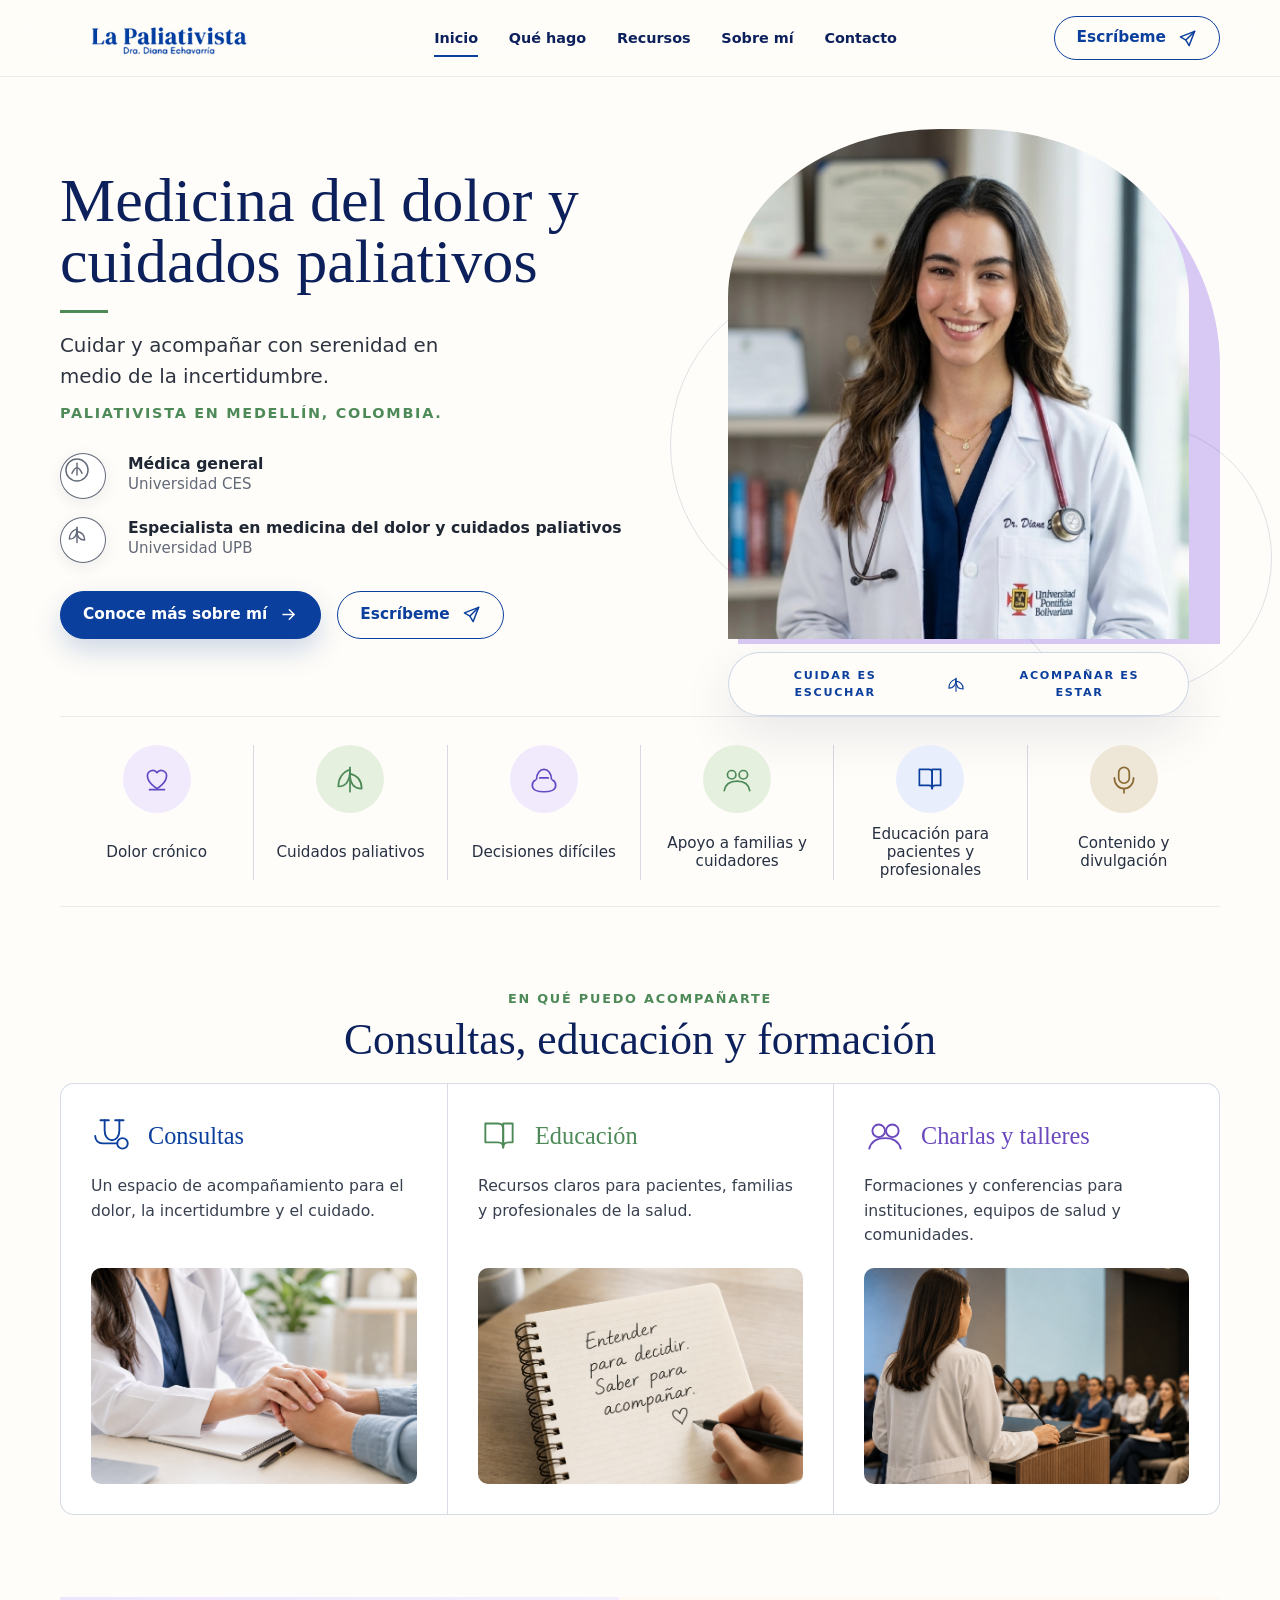
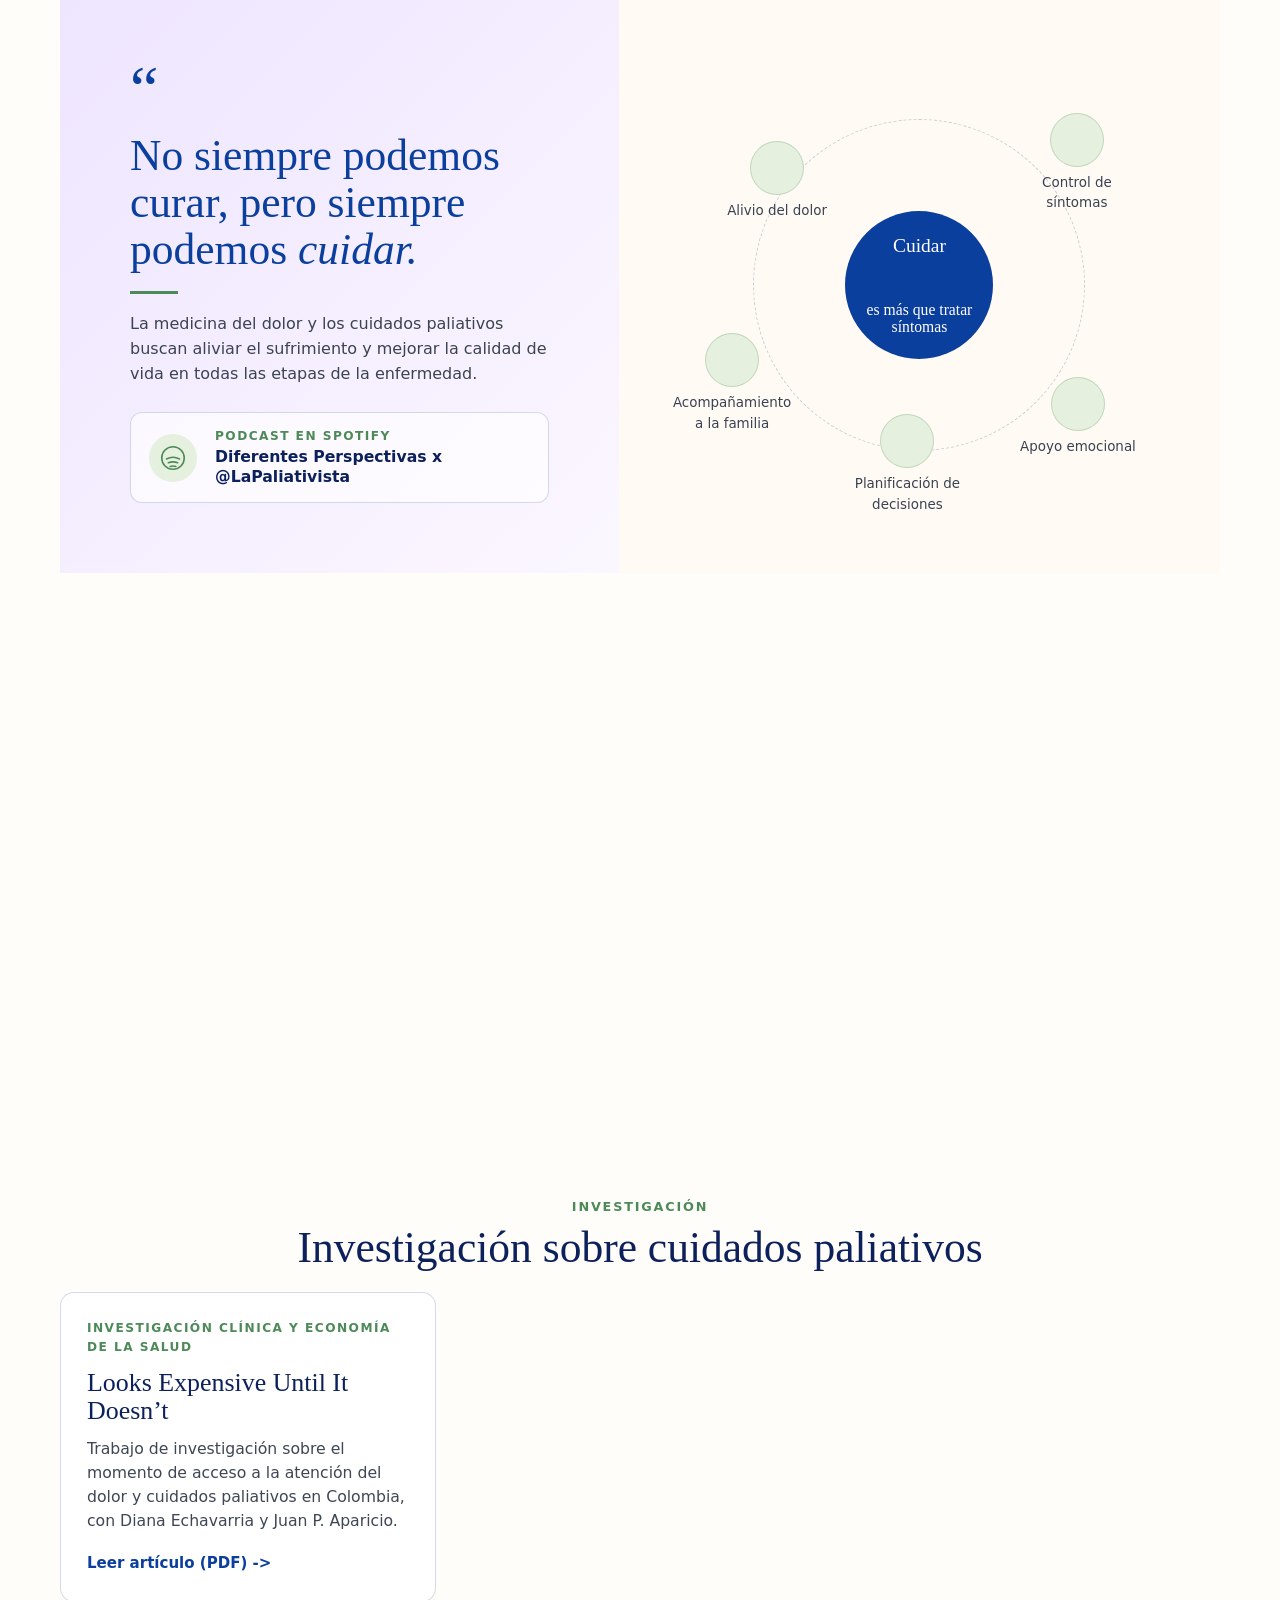
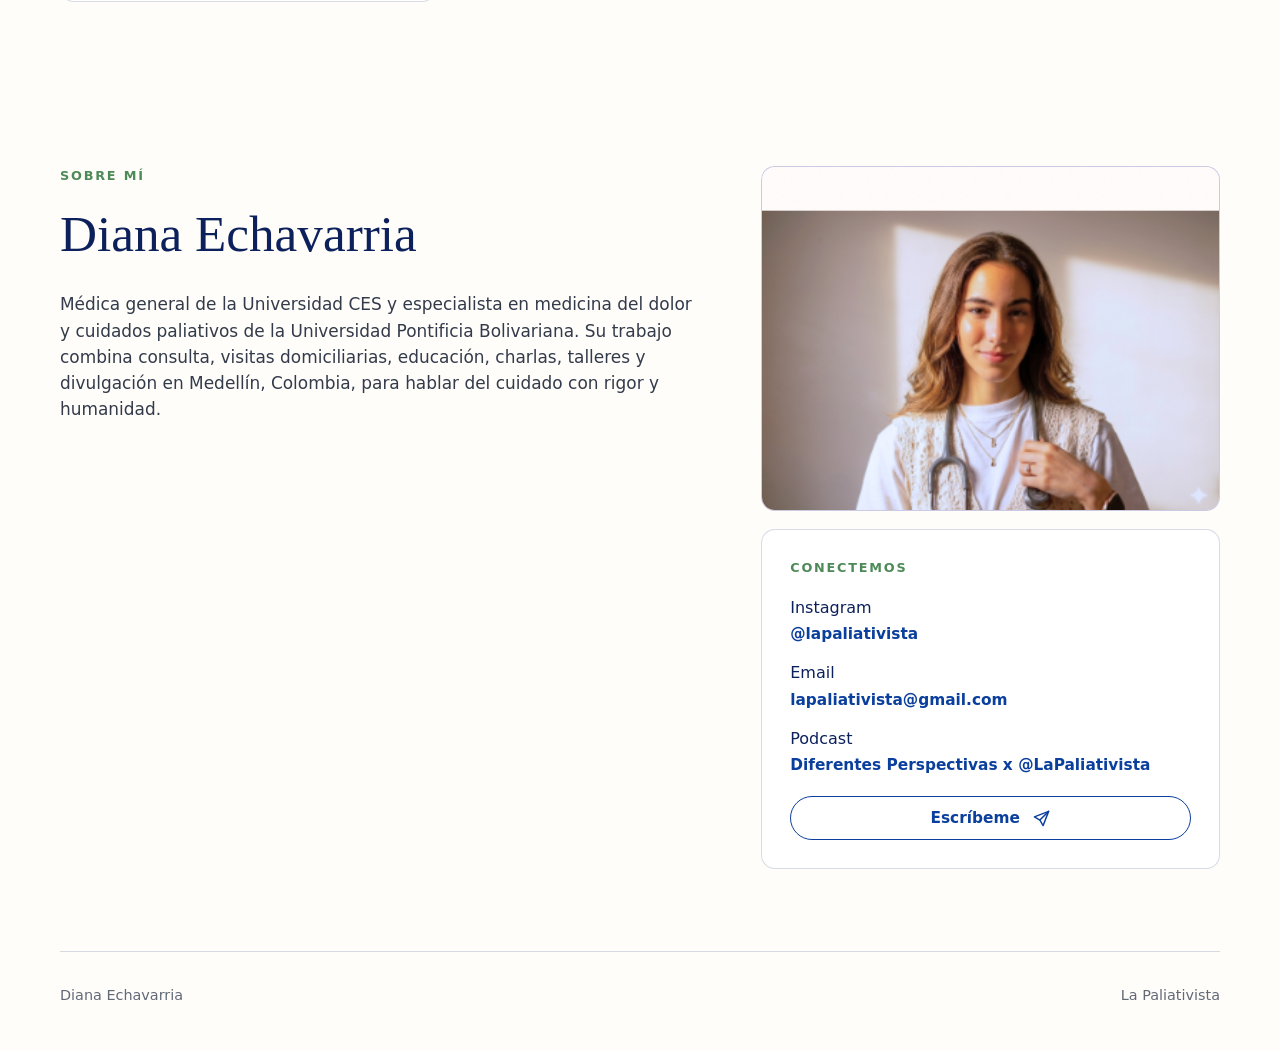
<file: index.html>
<!doctype html>
<html lang="es-CO">
  <head>
    <meta charset="utf-8">
    <meta name="viewport" content="width=device-width, initial-scale=1">
    <title>La Paliativista | Cuidados paliativos en Medell&iacute;n, Colombia</title>
    <meta name="description" content="Diana Echavarria, La Paliativista: m&eacute;dica en Medell&iacute;n, Colombia, especializada en medicina del dolor y cuidados paliativos para consultas, educaci&oacute;n y formaci&oacute;n.">
    <meta name="robots" content="index, follow">
    <link rel="canonical" href="https://lapaliativista.com/">
    <meta property="og:type" content="website">
    <meta property="og:locale" content="es_CO">
    <meta property="og:site_name" content="La Paliativista">
    <meta property="og:title" content="La Paliativista | Cuidados paliativos en Medell&iacute;n, Colombia">
    <meta property="og:description" content="Medicina del dolor y cuidados paliativos con Diana Echavarria en Medell&iacute;n, Colombia. Consultas, educaci&oacute;n, charlas y divulgaci&oacute;n.">
    <meta property="og:url" content="https://lapaliativista.com/">
    <meta property="og:image" content="https://lapaliativista.com/assets/images/diana-hero-real.jpg">
    <meta name="twitter:card" content="summary_large_image">
    <meta name="twitter:title" content="La Paliativista | Cuidados paliativos en Medell&iacute;n">
    <meta name="twitter:description" content="Medicina del dolor y cuidados paliativos con Diana Echavarria en Medell&iacute;n, Colombia.">
    <meta name="twitter:image" content="https://lapaliativista.com/assets/images/diana-hero-real.jpg">
    <link rel="icon" href="favicon.svg" type="image/svg+xml">
    <link rel="stylesheet" href="assets/styles/site.css">
    <script type="application/ld+json">
      {
        "@context": "https://schema.org",
        "@type": "Physician",
        "name": "Diana Echavarria",
        "alternateName": "La Paliativista",
        "url": "https://lapaliativista.com/",
        "image": "https://lapaliativista.com/assets/images/diana-hero-real.jpg",
        "email": "lapaliativista@gmail.com",
        "description": "M\u00e9dica general y especialista en medicina del dolor y cuidados paliativos en Medell\u00edn, Colombia.",
        "medicalSpecialty": ["Pain Management", "Palliative Care"],
        "areaServed": [
          {
            "@type": "City",
            "name": "Medell\u00edn"
          },
          {
            "@type": "AdministrativeArea",
            "name": "Antioquia"
          },
          {
            "@type": "Country",
            "name": "Colombia"
          }
        ],
        "sameAs": [
          "https://www.instagram.com/lapaliativista/",
          "https://open.spotify.com/show/1Fiwh3HUKlVB0tI6IPKEbe"
        ],
        "alumniOf": [
          {
            "@type": "CollegeOrUniversity",
            "name": "Universidad CES"
          },
          {
            "@type": "CollegeOrUniversity",
            "name": "Universidad Pontificia Bolivariana"
          }
        ]
      }
    </script>
  </head>
  <body>
    <header class="site-header">
      <div class="nav-wrap">
        <a class="brand" href="#inicio" aria-label="Inicio Diana Echavarria">
          <img class="brand-logo" src="assets/images/lapaliativista-logo-blue.png" alt="La Paliativista, Dra. Diana Echavarria">
        </a>
        <nav class="site-nav" aria-label="Navegacion principal">
          <a href="#inicio" aria-current="page">Inicio</a>
          <a href="#que-hago">Qu&eacute; hago</a>
          <a href="#recursos">Recursos</a>
          <a href="#sobre-mi">Sobre m&iacute;</a>
          <a href="#contacto">Contacto</a>
        </nav>
        <a class="outline-cta" href="https://wa.me/573053427318" target="_blank" rel="noreferrer">
          Escr&iacute;beme
          <svg viewBox="0 0 24 24" aria-hidden="true">
            <path d="M21 3 10 14" />
            <path d="m21 3-7 18-4-7-7-4 18-7Z" />
          </svg>
        </a>
      </div>
    </header>

    <main>
      <section class="hero" id="inicio" aria-labelledby="hero-title">
        <div class="hero-copy reveal">
          <h1 id="hero-title">Medicina del dolor y cuidados paliativos</h1>
          <span class="green-rule" aria-hidden="true"></span>
          <p class="hero-text">
            Cuidar y acompa&ntilde;ar con serenidad en medio de la incertidumbre.
          </p>
          <p class="location-note">Paliativista en Medell&iacute;n, Colombia.</p>

          <div class="credential-list" aria-label="Credenciales">
            <article class="credential">
              <span class="seal seal-blue">
                <svg viewBox="0 0 40 40" aria-hidden="true">
                  <circle cx="20" cy="20" r="13" />
                  <path d="M14 24c4-9 8-9 12 0" />
                  <path d="M20 12v14" />
                </svg>
              </span>
              <p><strong>M&eacute;dica general</strong><span>Universidad CES</span></p>
            </article>
            <article class="credential">
              <span class="seal seal-green">
                <svg viewBox="0 0 40 40" aria-hidden="true">
                  <path d="M20 30V12" />
                  <path d="M20 14c-6 2-9 6-9 12 6 0 9-4 9-12Z" />
                  <path d="M20 17c6 1 9 5 9 10-6 0-9-4-9-10Z" />
                </svg>
              </span>
              <p><strong>Especialista en medicina del dolor y cuidados paliativos</strong><span>Universidad UPB</span></p>
            </article>
          </div>

          <div class="hero-actions">
            <a class="button" href="#sobre-mi">
              Conoce m&aacute;s sobre m&iacute;
              <svg viewBox="0 0 24 24" aria-hidden="true">
                <path d="M5 12h14" />
                <path d="m13 6 6 6-6 6" />
              </svg>
            </a>
            <a class="button secondary" href="https://wa.me/573053427318" target="_blank" rel="noreferrer">
              Escr&iacute;beme
              <svg viewBox="0 0 24 24" aria-hidden="true">
                <path d="M21 3 10 14" />
                <path d="m21 3-7 18-4-7-7-4 18-7Z" />
              </svg>
            </a>
          </div>
        </div>

        <div class="hero-portrait reveal" aria-label="Imagen temporal de una medica">
          <div class="portrait-blob" aria-hidden="true"></div>
          <div class="circle-line one" aria-hidden="true"></div>
          <div class="circle-line two" aria-hidden="true"></div>
          <img src="assets/images/diana-hero-real.jpg" alt="Retrato de Diana Echavarria en bata medica">
          <div class="care-stamp" aria-hidden="true">
            <span>Cuidar es escuchar</span>
            <svg viewBox="0 0 48 48">
              <path d="M24 35V15" />
              <path d="M24 17c-7 2-10 6-10 13 7 0 10-5 10-13Z" />
              <path d="M24 20c7 1 10 5 10 11-7 0-10-5-10-11Z" />
            </svg>
            <span>Acompa&ntilde;ar es estar</span>
          </div>
        </div>
      </section>

      <section class="topic-strip" id="temas" aria-label="Temas de acompanamiento">
        <div class="topic reveal">
          <span class="topic-icon lavender">
            <svg viewBox="0 0 32 32" aria-hidden="true"><path d="M16 25s-9-5-9-12a5 5 0 0 1 9-3 5 5 0 0 1 9 3c0 7-9 12-9 12Z" /><path d="M9 26h14" /></svg>
          </span>
          <p>Dolor cr&oacute;nico</p>
        </div>
        <div class="topic reveal">
          <span class="topic-icon green">
            <svg viewBox="0 0 32 32" aria-hidden="true"><path d="M16 28V5" /><path d="M16 7c-8 3-11 8-11 16 8 0 11-7 11-16Z" /><path d="M16 11c8 2 11 7 11 14-8 0-11-6-11-14Z" /></svg>
          </span>
          <p>Cuidados paliativos</p>
        </div>
        <div class="topic reveal">
          <span class="topic-icon lavender">
            <svg viewBox="0 0 32 32" aria-hidden="true"><path d="M9 16c0-5 3-9 7-9s7 4 7 9" /><path d="M8 17c-2 1-3 3-3 5 0 4 5 6 11 6s11-2 11-6c0-2-1-4-3-5" /><path d="M12 15h8" /></svg>
          </span>
          <p>Decisiones dif&iacute;ciles</p>
        </div>
        <div class="topic reveal">
          <span class="topic-icon green">
            <svg viewBox="0 0 32 32" aria-hidden="true"><circle cx="11" cy="12" r="4" /><circle cx="22" cy="12" r="4" /><path d="M4 27c1-6 5-9 12-9s11 3 12 9" /></svg>
          </span>
          <p>Apoyo a familias y cuidadores</p>
        </div>
        <div class="topic reveal">
          <span class="topic-icon blue">
            <svg viewBox="0 0 32 32" aria-hidden="true"><path d="M6 7h9c2 0 3 1 3 3v15c0-2-1-3-3-3H6Z" /><path d="M26 7h-8v18c0-2 1-3 3-3h5Z" /></svg>
          </span>
          <p>Educaci&oacute;n para pacientes y profesionales</p>
        </div>
        <div class="topic reveal">
          <span class="topic-icon gold">
            <svg viewBox="0 0 32 32" aria-hidden="true"><rect x="11" y="5" width="10" height="15" rx="5" /><path d="M7 15c0 6 4 10 9 10s9-4 9-10" /><path d="M16 25v4" /></svg>
          </span>
          <p>Contenido y divulgaci&oacute;n</p>
        </div>
      </section>

      <section class="section cards-section" id="que-hago" aria-labelledby="que-hago-title">
        <div class="center-heading reveal">
          <span>En qu&eacute; puedo acompa&ntilde;arte</span>
          <h2 id="que-hago-title">Consultas, educaci&oacute;n y formaci&oacute;n</h2>
        </div>

        <div class="service-cards">
          <article class="service-card reveal">
            <div class="service-heading blue">
              <svg viewBox="0 0 40 40" aria-hidden="true"><path d="M13 6v10c0 5 3 9 7 9s7-4 7-9V6" /><path d="M9 6h8" /><path d="M23 6h8" /><circle cx="30" cy="28" r="5" /><path d="M25 28H11c-4 0-7-3-7-7" /></svg>
              <h3>Consultas</h3>
            </div>
            <p>Un espacio de acompa&ntilde;amiento para el dolor, la incertidumbre y el cuidado.</p>
            <img src="assets/images/consultas.png" alt="Consulta medica con acompanamiento humano">
          </article>

          <article class="service-card reveal">
            <div class="service-heading green">
              <svg viewBox="0 0 40 40" aria-hidden="true"><path d="M7 9h12c3 0 5 2 5 5v18c0-3-2-5-5-5H7Z" /><path d="M33 9h-9v23c0-3 2-5 5-5h4Z" /></svg>
              <h3>Educaci&oacute;n</h3>
            </div>
            <p>Recursos claros para pacientes, familias y profesionales de la salud.</p>
            <img src="assets/images/educacion.png" alt="Cuaderno con frase educativa sobre decidir y acompanar">
          </article>

          <article class="service-card reveal">
            <div class="service-heading purple">
              <svg viewBox="0 0 40 40" aria-hidden="true"><circle cx="14" cy="16" r="6" /><circle cx="27" cy="16" r="6" /><path d="M5 33c2-7 7-10 15-10s13 3 15 10" /></svg>
              <h3>Charlas y talleres</h3>
            </div>
            <p>Formaciones y conferencias para instituciones, equipos de salud y comunidades.</p>
            <img src="assets/images/charlas.png" alt="Medica dando una charla a profesionales de salud">
          </article>
        </div>
      </section>

      <section class="quote-diagram" id="recursos" aria-labelledby="recursos-title">
        <div class="quote-panel reveal">
          <span class="quote-mark">&ldquo;</span>
          <h2 id="recursos-title">No siempre podemos curar, pero siempre podemos <em>cuidar.</em></h2>
          <span class="green-rule"></span>
          <p>
            La medicina del dolor y los cuidados paliativos buscan aliviar el sufrimiento y
            mejorar la calidad de vida en todas las etapas de la enfermedad.
          </p>
          <a class="podcast-card" href="https://open.spotify.com/show/1Fiwh3HUKlVB0tI6IPKEbe" target="_blank" rel="noreferrer">
            <span class="podcast-icon" aria-hidden="true">
              <svg viewBox="0 0 32 32">
                <path d="M9 17c4-2 10-2 14 0" />
                <path d="M11 21c3-1 7-1 10 0" />
                <path d="M13 25c2-.6 4-.6 6 0" />
                <circle cx="16" cy="16" r="12" />
              </svg>
            </span>
            <span>
              <small>Podcast en Spotify</small>
              <strong>Diferentes Perspectivas x @LaPaliativista</strong>
            </span>
          </a>
        </div>

        <div class="diagram-panel reveal" aria-label="Diagrama sobre cuidado paliativo">
          <div class="diagram-center">Cuidar<br><span>es m&aacute;s que tratar s&iacute;ntomas</span></div>
          <div class="diagram-node n1">Alivio del dolor</div>
          <div class="diagram-node n2">Control de s&iacute;ntomas</div>
          <div class="diagram-node n3">Apoyo emocional</div>
          <div class="diagram-node n4">Planificaci&oacute;n de decisiones</div>
          <div class="diagram-node n5">Acompa&ntilde;amiento a la familia</div>
        </div>
      </section>

      <section class="section seo-resources" aria-labelledby="guias-title">
        <div class="center-heading reveal">
          <span>Gu&iacute;as para pacientes y familias</span>
          <h2 id="guias-title">Recursos sobre cuidado paliativo en Medell&iacute;n</h2>
        </div>
        <div class="resource-link-grid">
          <a class="resource-link-card reveal" href="paliativista-medellin-colombia.html">
            <span>Paliativista en Medell&iacute;n</span>
            <h3>Cu&aacute;ndo buscar acompa&ntilde;amiento paliativo</h3>
            <p>Una gu&iacute;a clara para entender el papel de una m&eacute;dica paliativista en procesos de enfermedad avanzada, dolor o decisiones complejas.</p>
            <strong>Leer gu&iacute;a -&gt;</strong>
          </a>
          <a class="resource-link-card reveal" href="cuidados-paliativos-medellin.html">
            <span>Cuidados paliativos</span>
            <h3>Qu&eacute; son y para qui&eacute;n pueden ser &uacute;tiles</h3>
            <p>Informaci&oacute;n introductoria para pacientes, familias y cuidadores que buscan orientaci&oacute;n sobre cuidados paliativos en Medell&iacute;n.</p>
            <strong>Leer gu&iacute;a -&gt;</strong>
          </a>
          <a class="resource-link-card reveal" href="medicina-del-dolor-medellin.html">
            <span>Medicina del dolor</span>
            <h3>Dolor cr&oacute;nico, alivio y acompa&ntilde;amiento</h3>
            <p>Una explicaci&oacute;n cuidadosa sobre medicina del dolor, control de s&iacute;ntomas y acompa&ntilde;amiento profesional.</p>
            <strong>Leer gu&iacute;a -&gt;</strong>
          </a>
        </div>
      </section>

      <section class="section research-resource" aria-labelledby="investigacion-title">        <div class="center-heading reveal">          <span>Investigaci&oacute;n</span>          <h2 id="investigacion-title">Investigaci&oacute;n sobre cuidados paliativos</h2>        </div>        <div class="resource-link-grid">          <a class="resource-link-card reveal" href="assets/palliative_care_riskset_draft_named.pdf" target="_blank" rel="noreferrer">            <span>Investigaci&oacute;n cl&iacute;nica y econom&iacute;a de la salud</span>            <h3>Looks Expensive Until It Doesn&rsquo;t</h3>            <p>Trabajo de investigaci&oacute;n sobre el momento de acceso a la atenci&oacute;n del dolor y cuidados paliativos en Colombia, con Diana Echavarria y Juan P. Aparicio.</p>            <strong>Leer art&iacute;culo (PDF) -&gt;</strong>          </a>        </div>      </section>      <section class="section profile-contact" id="sobre-mi">
        <div class="profile-copy reveal">
          <span class="section-kicker">Sobre m&iacute;</span>
          <h2>Diana Echavarria</h2>
          <p>
            M&eacute;dica general de la Universidad CES y especialista en medicina del dolor
            y cuidados paliativos de la Universidad Pontificia Bolivariana. Su trabajo
            combina consulta, visitas domiciliarias, educaci&oacute;n, charlas, talleres y
            divulgaci&oacute;n en Medell&iacute;n, Colombia, para hablar del cuidado con rigor y humanidad.
          </p>
        </div>
        <div class="contact-stack reveal" id="contacto">
          <figure class="profile-photo-card">
            <img src="assets/images/diana-about-real.png" alt="Diana Echavarria sentada con bata medica">
          </figure>
          <div class="contact-box">
            <span class="section-kicker">Conectemos</span>
            <div class="contact-links">
              <a href="https://www.instagram.com/lapaliativista/" target="_blank" rel="noreferrer">
                Instagram
                <strong>@lapaliativista</strong>
              </a>
              <a href="mailto:lapaliativista@gmail.com">
                Email
                <strong>lapaliativista@gmail.com</strong>
              </a>
              <a href="https://open.spotify.com/show/1Fiwh3HUKlVB0tI6IPKEbe" target="_blank" rel="noreferrer">
                Podcast
                <strong>Diferentes Perspectivas x @LaPaliativista</strong>
              </a>
            </div>
            <a class="outline-cta" href="https://wa.me/573053427318" target="_blank" rel="noreferrer">
              Escr&iacute;beme
              <svg viewBox="0 0 24 24" aria-hidden="true">
                <path d="M21 3 10 14" />
                <path d="m21 3-7 18-4-7-7-4 18-7Z" />
              </svg>
            </a>
          </div>
        </div>
      </section>
    </main>

    <footer class="footer">
      <span>Diana Echavarria</span>
      <span>La Paliativista</span>
    </footer>

    <script src="assets/scripts/site.js"></script>
  </body>
</html>
</file>
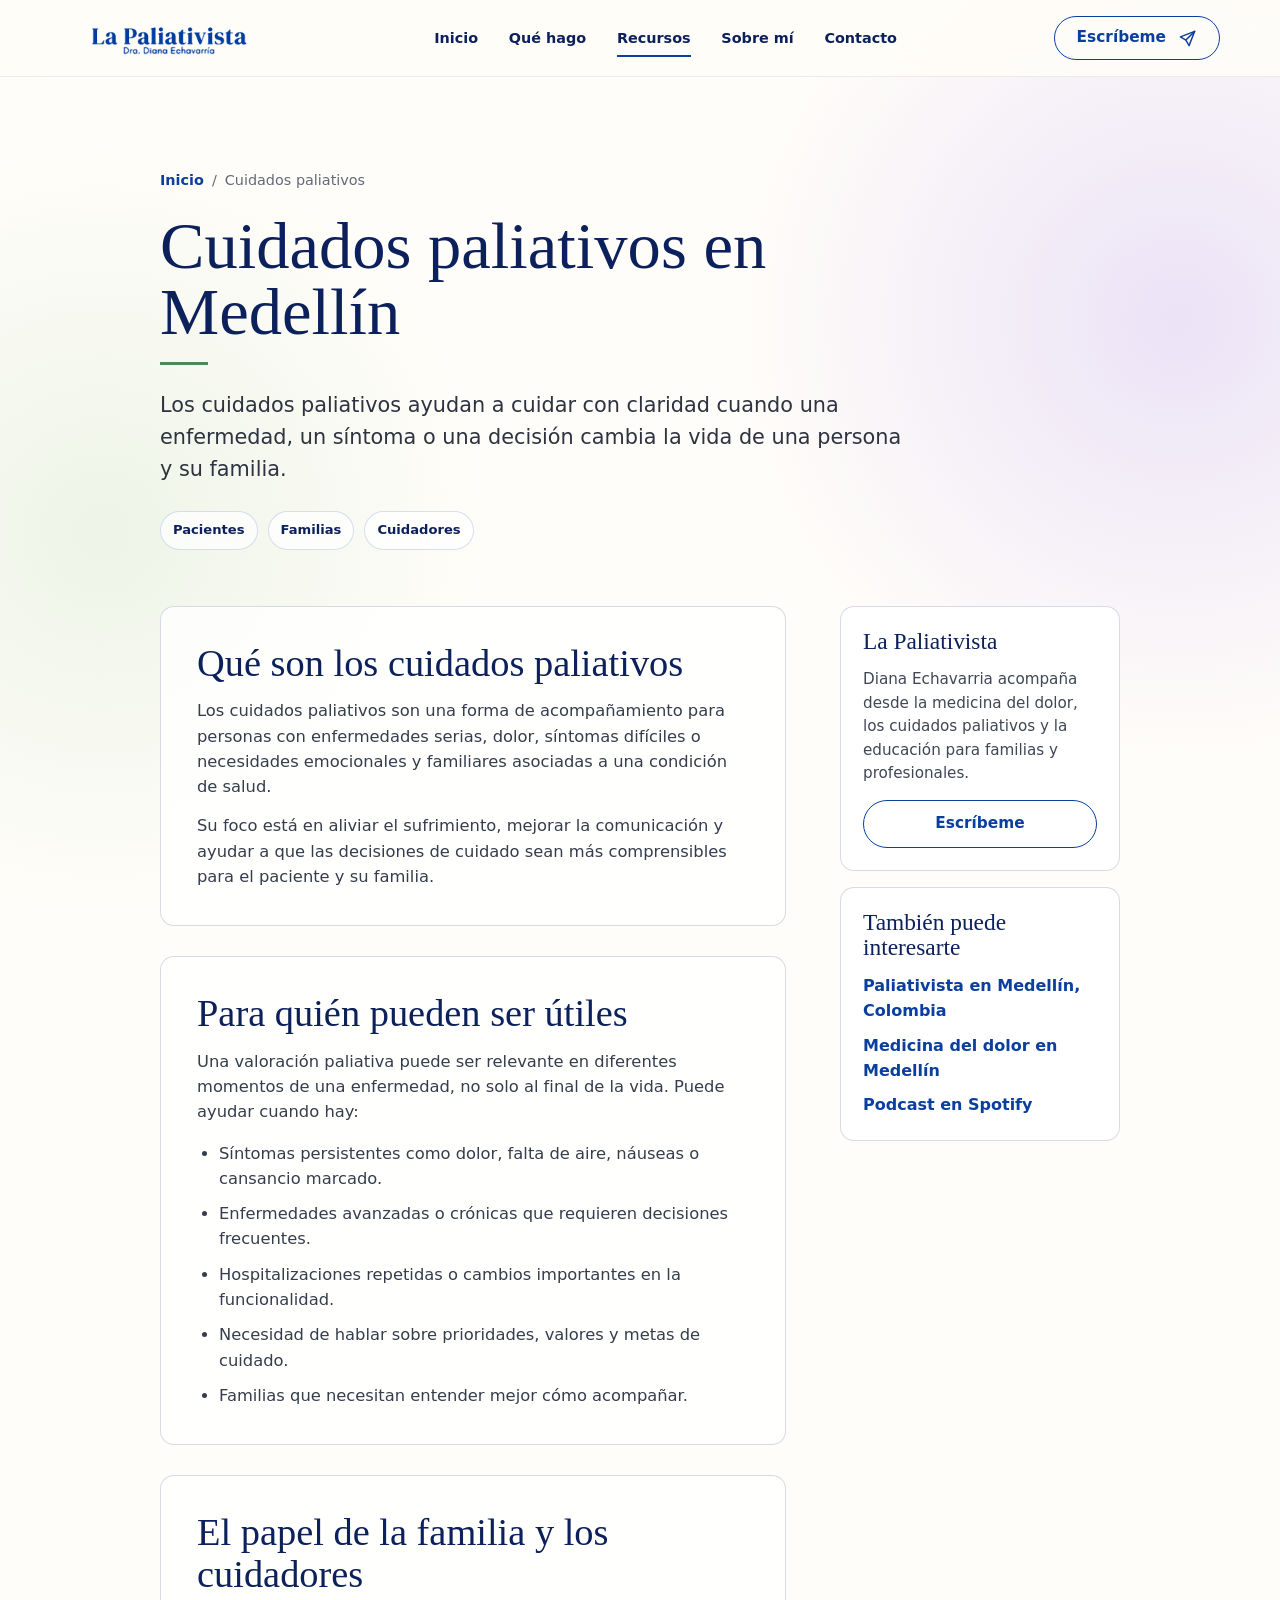
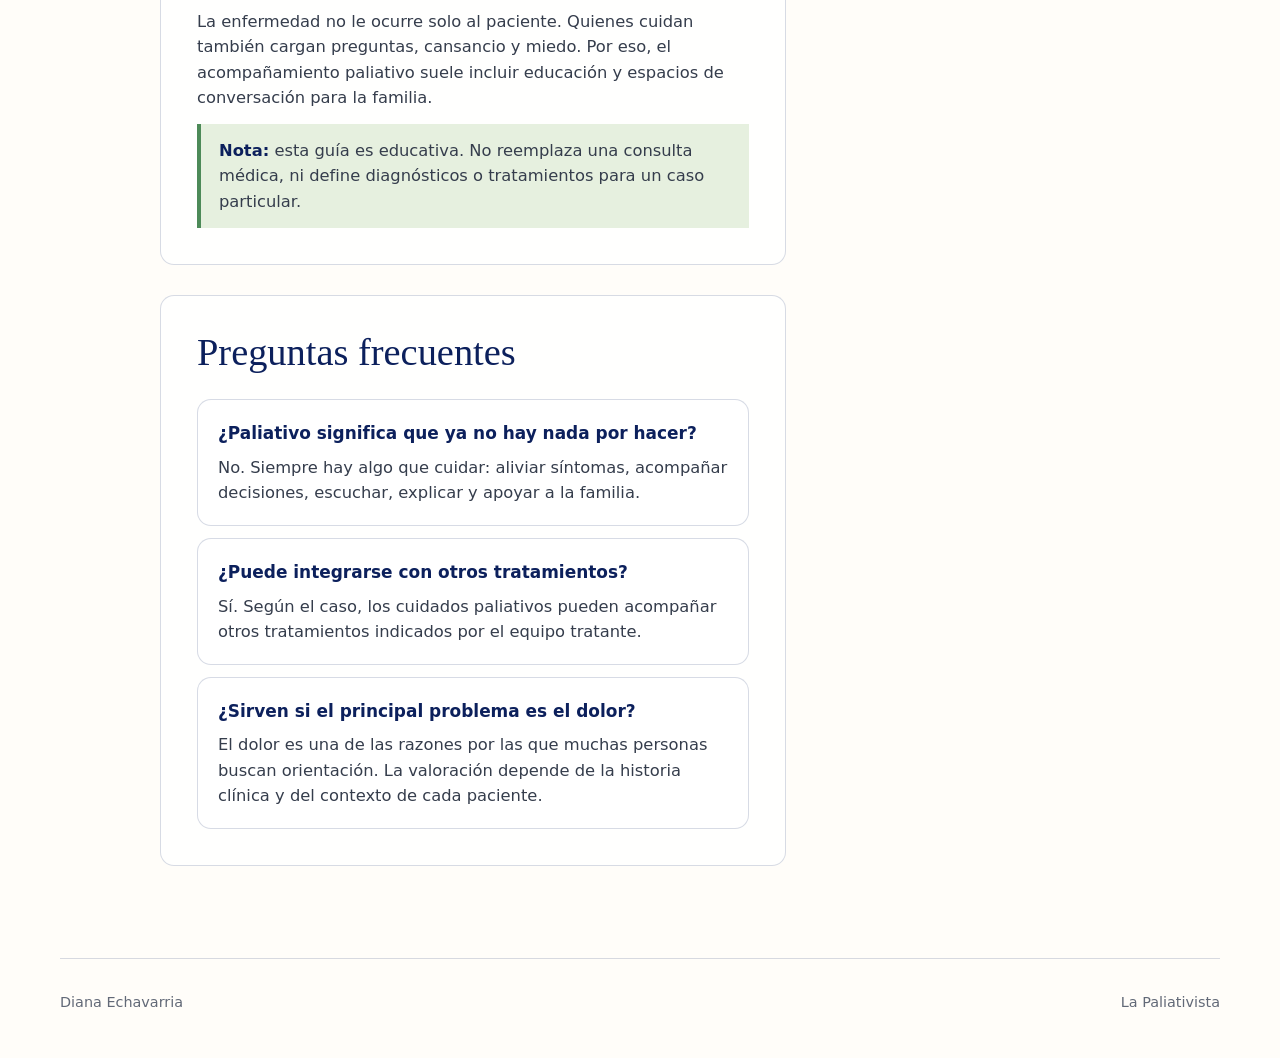
<file: cuidados-paliativos-medellin.html>
<!doctype html>
<html lang="es-CO">
  <head>
    <meta charset="utf-8">
    <meta name="viewport" content="width=device-width, initial-scale=1">
    <title>Cuidados paliativos en Medell&iacute;n | La Paliativista</title>
    <meta name="description" content="Gu&iacute;a sobre cuidados paliativos en Medell&iacute;n: qu&eacute; son, para qui&eacute;n pueden ser &uacute;tiles y c&oacute;mo acompa&ntilde;an a pacientes, familias y cuidadores.">
    <meta name="robots" content="index, follow">
    <link rel="canonical" href="https://lapaliativista.com/cuidados-paliativos-medellin.html">
    <meta property="og:type" content="article">
    <meta property="og:locale" content="es_CO">
    <meta property="og:site_name" content="La Paliativista">
    <meta property="og:title" content="Cuidados paliativos en Medell&iacute;n | La Paliativista">
    <meta property="og:description" content="Informaci&oacute;n clara sobre cuidados paliativos, alivio de s&iacute;ntomas y acompa&ntilde;amiento a familias en Medell&iacute;n.">
    <meta property="og:url" content="https://lapaliativista.com/cuidados-paliativos-medellin.html">
    <meta property="og:image" content="https://lapaliativista.com/assets/images/consultas.png">
    <meta name="twitter:card" content="summary_large_image">
    <meta name="twitter:title" content="Cuidados paliativos en Medell&iacute;n">
    <meta name="twitter:description" content="Qu&eacute; son los cuidados paliativos y cu&aacute;ndo pueden ayudar a pacientes y familias.">
    <meta name="twitter:image" content="https://lapaliativista.com/assets/images/consultas.png">
    <link rel="icon" href="favicon.svg" type="image/svg+xml">
    <link rel="stylesheet" href="assets/styles/site.css">
    <script type="application/ld+json">
      {
        "@context": "https://schema.org",
        "@graph": [
          {
            "@type": "MedicalWebPage",
            "@id": "https://lapaliativista.com/cuidados-paliativos-medellin.html#webpage",
            "url": "https://lapaliativista.com/cuidados-paliativos-medellin.html",
            "name": "Cuidados paliativos en Medell\u00edn",
            "description": "Gu\u00eda informativa sobre cuidados paliativos para pacientes, familias y cuidadores en Medell\u00edn.",
            "inLanguage": "es-CO",
            "about": ["Cuidados paliativos", "Acompa\u00f1amiento familiar", "Palliative Care"],
            "isPartOf": {
              "@type": "WebSite",
              "name": "La Paliativista",
              "url": "https://lapaliativista.com/"
            },
            "author": {
              "@type": "Physician",
              "name": "Diana Echavarria",
              "alternateName": "La Paliativista",
              "url": "https://lapaliativista.com/",
              "medicalSpecialty": ["Pain Management", "Palliative Care"],
              "areaServed": {
                "@type": "City",
                "name": "Medell\u00edn"
              }
            }
          },
          {
            "@type": "FAQPage",
            "@id": "https://lapaliativista.com/cuidados-paliativos-medellin.html#faq",
            "mainEntity": [
              {
                "@type": "Question",
                "name": "\u00bfQu\u00e9 son los cuidados paliativos?",
                "acceptedAnswer": {
                  "@type": "Answer",
                  "text": "Son un enfoque de cuidado para personas con enfermedades serias que busca aliviar sufrimiento, acompa\u00f1ar s\u00edntomas, apoyar a la familia y facilitar conversaciones claras sobre metas de cuidado."
                }
              },
              {
                "@type": "Question",
                "name": "\u00bfLos cuidados paliativos significan abandonar otros tratamientos?",
                "acceptedAnswer": {
                  "@type": "Answer",
                  "text": "No necesariamente. Pueden acompa\u00f1ar otros tratamientos y trabajar junto con el equipo tratante, seg\u00fan la situaci\u00f3n cl\u00ednica de cada persona."
                }
              },
              {
                "@type": "Question",
                "name": "\u00bfLa familia tambi\u00e9n recibe acompa\u00f1amiento?",
                "acceptedAnswer": {
                  "@type": "Answer",
                  "text": "El acompa\u00f1amiento paliativo suele incluir apoyo y educaci\u00f3n para familiares y cuidadores, porque ellos tambi\u00e9n necesitan orientaci\u00f3n para cuidar."
                }
              }
            ]
          }
        ]
      }
    </script>
  </head>
  <body class="article-page">
    <header class="site-header">
      <div class="nav-wrap">
        <a class="brand" href="index.html" aria-label="Inicio La Paliativista">
          <img class="brand-logo" src="assets/images/lapaliativista-logo-blue.png" alt="La Paliativista, Dra. Diana Echavarria">
        </a>
        <nav class="site-nav" aria-label="Navegacion principal">
          <a href="index.html#inicio">Inicio</a>
          <a href="index.html#que-hago">Qu&eacute; hago</a>
          <a href="index.html#recursos" aria-current="page">Recursos</a>
          <a href="index.html#sobre-mi">Sobre m&iacute;</a>
          <a href="index.html#contacto">Contacto</a>
        </nav>
        <a class="outline-cta" href="https://wa.me/573053427318" target="_blank" rel="noreferrer">
          Escr&iacute;beme
          <svg viewBox="0 0 24 24" aria-hidden="true">
            <path d="M21 3 10 14" />
            <path d="m21 3-7 18-4-7-7-4 18-7Z" />
          </svg>
        </a>
      </div>
    </header>

    <main>
      <article class="article-shell">
        <header class="article-hero reveal">
          <nav class="breadcrumb" aria-label="Miga de pan">
            <a href="index.html">Inicio</a>
            <span>/</span>
            <span>Cuidados paliativos</span>
          </nav>
          <h1>Cuidados paliativos en Medell&iacute;n</h1>
          <span class="green-rule" aria-hidden="true"></span>
          <p class="article-lead">
            Los cuidados paliativos ayudan a cuidar con claridad cuando una enfermedad,
            un s&iacute;ntoma o una decisi&oacute;n cambia la vida de una persona y su familia.
          </p>
          <div class="article-meta" aria-label="Temas de la guia">
            <span>Pacientes</span>
            <span>Familias</span>
            <span>Cuidadores</span>
          </div>
        </header>

        <div class="article-layout">
          <div class="article-body">
            <section class="article-section reveal">
              <h2>Qu&eacute; son los cuidados paliativos</h2>
              <p>
                Los cuidados paliativos son una forma de acompa&ntilde;amiento para personas con
                enfermedades serias, dolor, s&iacute;ntomas dif&iacute;ciles o necesidades emocionales y
                familiares asociadas a una condici&oacute;n de salud.
              </p>
              <p>
                Su foco est&aacute; en aliviar el sufrimiento, mejorar la comunicaci&oacute;n y ayudar a
                que las decisiones de cuidado sean m&aacute;s comprensibles para el paciente y su
                familia.
              </p>
            </section>

            <section class="article-section reveal">
              <h2>Para qui&eacute;n pueden ser &uacute;tiles</h2>
              <p>
                Una valoraci&oacute;n paliativa puede ser relevante en diferentes momentos de una
                enfermedad, no solo al final de la vida. Puede ayudar cuando hay:
              </p>
              <ul>
                <li>S&iacute;ntomas persistentes como dolor, falta de aire, n&aacute;useas o cansancio marcado.</li>
                <li>Enfermedades avanzadas o cr&oacute;nicas que requieren decisiones frecuentes.</li>
                <li>Hospitalizaciones repetidas o cambios importantes en la funcionalidad.</li>
                <li>Necesidad de hablar sobre prioridades, valores y metas de cuidado.</li>
                <li>Familias que necesitan entender mejor c&oacute;mo acompa&ntilde;ar.</li>
              </ul>
            </section>

            <section class="article-section reveal">
              <h2>El papel de la familia y los cuidadores</h2>
              <p>
                La enfermedad no le ocurre solo al paciente. Quienes cuidan tambi&eacute;n cargan
                preguntas, cansancio y miedo. Por eso, el acompa&ntilde;amiento paliativo suele
                incluir educaci&oacute;n y espacios de conversaci&oacute;n para la familia.
              </p>
              <p class="article-note">
                <strong>Nota:</strong> esta gu&iacute;a es educativa. No reemplaza una consulta m&eacute;dica,
                ni define diagn&oacute;sticos o tratamientos para un caso particular.
              </p>
            </section>

            <section class="article-section faq-section reveal" aria-labelledby="faq-title">
              <h2 id="faq-title">Preguntas frecuentes</h2>
              <div class="faq-item">
                <h3>&iquest;Paliativo significa que ya no hay nada por hacer?</h3>
                <p>No. Siempre hay algo que cuidar: aliviar s&iacute;ntomas, acompa&ntilde;ar decisiones, escuchar, explicar y apoyar a la familia.</p>
              </div>
              <div class="faq-item">
                <h3>&iquest;Puede integrarse con otros tratamientos?</h3>
                <p>S&iacute;. Seg&uacute;n el caso, los cuidados paliativos pueden acompa&ntilde;ar otros tratamientos indicados por el equipo tratante.</p>
              </div>
              <div class="faq-item">
                <h3>&iquest;Sirven si el principal problema es el dolor?</h3>
                <p>El dolor es una de las razones por las que muchas personas buscan orientaci&oacute;n. La valoraci&oacute;n depende de la historia cl&iacute;nica y del contexto de cada paciente.</p>
              </div>
            </section>
          </div>

          <aside class="article-aside reveal" aria-label="Contacto y recursos relacionados">
            <div class="aside-card">
              <h2>La Paliativista</h2>
              <p>Diana Echavarria acompa&ntilde;a desde la medicina del dolor, los cuidados paliativos y la educaci&oacute;n para familias y profesionales.</p>
              <a class="button secondary" href="https://wa.me/573053427318" target="_blank" rel="noreferrer">Escr&iacute;beme</a>
            </div>
            <div class="aside-card">
              <h2>Tambi&eacute;n puede interesarte</h2>
              <div class="aside-links">
                <a href="paliativista-medellin-colombia.html">Paliativista en Medell&iacute;n, Colombia</a>
                <a href="medicina-del-dolor-medellin.html">Medicina del dolor en Medell&iacute;n</a>
                <a href="https://open.spotify.com/show/1Fiwh3HUKlVB0tI6IPKEbe" target="_blank" rel="noreferrer">Podcast en Spotify</a>
              </div>
            </div>
          </aside>
        </div>
      </article>
    </main>

    <footer class="footer">
      <span>Diana Echavarria</span>
      <span>La Paliativista</span>
    </footer>

    <script src="assets/scripts/site.js"></script>
  </body>
</html>
</file>
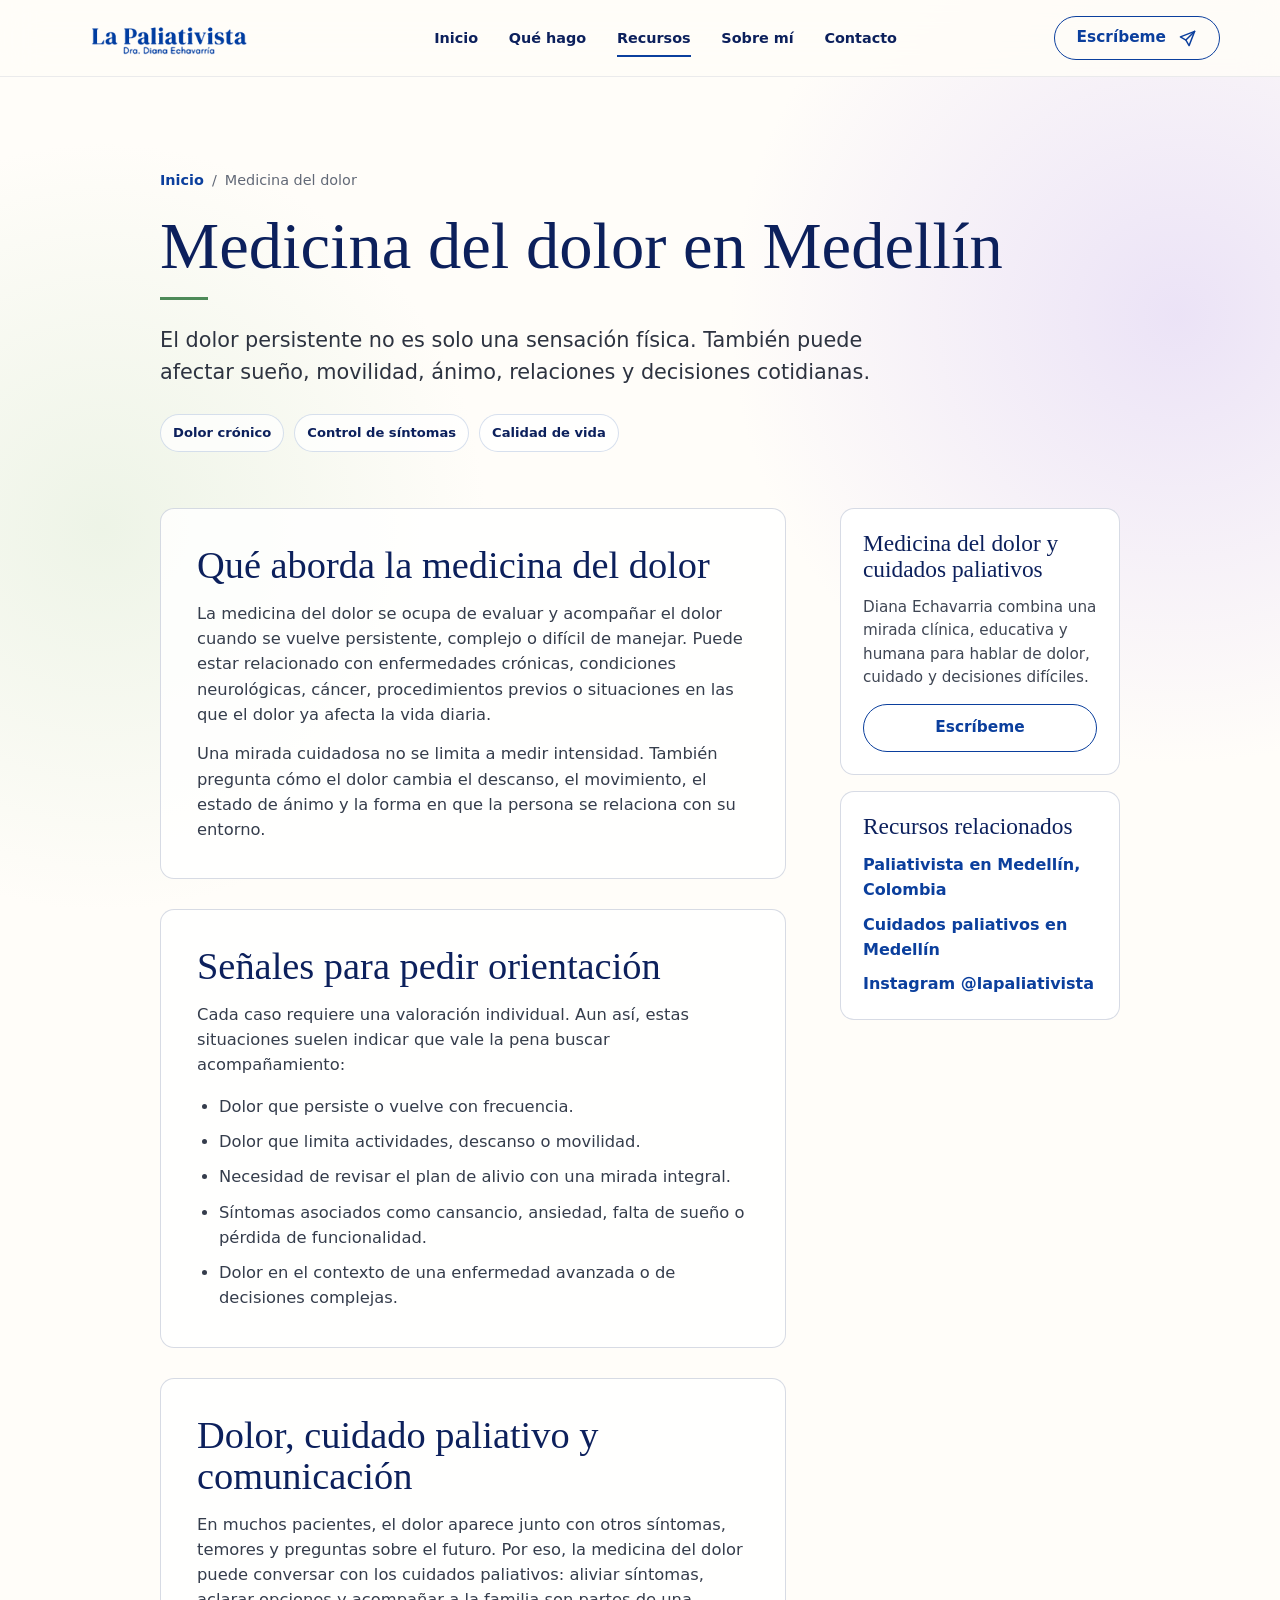
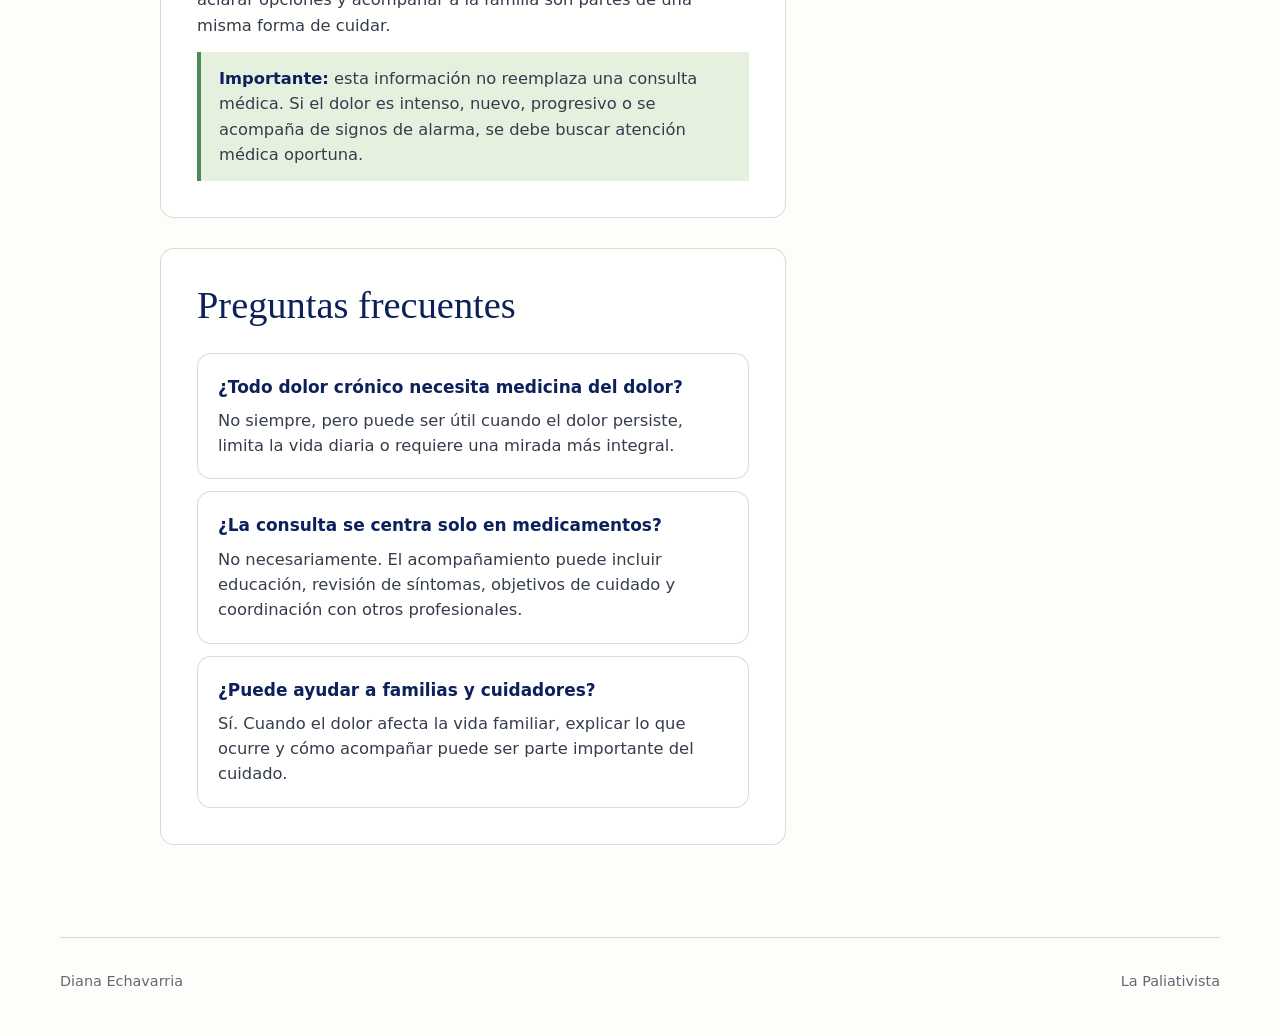
<file: medicina-del-dolor-medellin.html>
<!doctype html>
<html lang="es-CO">
  <head>
    <meta charset="utf-8">
    <meta name="viewport" content="width=device-width, initial-scale=1">
    <title>Medicina del dolor en Medell&iacute;n | La Paliativista</title>
    <meta name="description" content="Informaci&oacute;n sobre medicina del dolor en Medell&iacute;n: dolor cr&oacute;nico, alivio de s&iacute;ntomas y acompa&ntilde;amiento desde cuidados paliativos con Diana Echavarria.">
    <meta name="robots" content="index, follow">
    <link rel="canonical" href="https://lapaliativista.com/medicina-del-dolor-medellin.html">
    <meta property="og:type" content="article">
    <meta property="og:locale" content="es_CO">
    <meta property="og:site_name" content="La Paliativista">
    <meta property="og:title" content="Medicina del dolor en Medell&iacute;n | La Paliativista">
    <meta property="og:description" content="Una gu&iacute;a clara sobre dolor cr&oacute;nico, s&iacute;ntomas persistentes y acompa&ntilde;amiento m&eacute;dico responsable.">
    <meta property="og:url" content="https://lapaliativista.com/medicina-del-dolor-medellin.html">
    <meta property="og:image" content="https://lapaliativista.com/assets/images/educacion.png">
    <meta name="twitter:card" content="summary_large_image">
    <meta name="twitter:title" content="Medicina del dolor en Medell&iacute;n">
    <meta name="twitter:description" content="Dolor cr&oacute;nico, alivio de s&iacute;ntomas y acompa&ntilde;amiento desde medicina del dolor y cuidados paliativos.">
    <meta name="twitter:image" content="https://lapaliativista.com/assets/images/educacion.png">
    <link rel="icon" href="favicon.svg" type="image/svg+xml">
    <link rel="stylesheet" href="assets/styles/site.css">
    <script type="application/ld+json">
      {
        "@context": "https://schema.org",
        "@graph": [
          {
            "@type": "MedicalWebPage",
            "@id": "https://lapaliativista.com/medicina-del-dolor-medellin.html#webpage",
            "url": "https://lapaliativista.com/medicina-del-dolor-medellin.html",
            "name": "Medicina del dolor en Medell\u00edn",
            "description": "Gu\u00eda informativa sobre medicina del dolor, dolor cr\u00f3nico y cuidados paliativos en Medell\u00edn.",
            "inLanguage": "es-CO",
            "about": ["Medicina del dolor", "Dolor cr\u00f3nico", "Pain Management"],
            "isPartOf": {
              "@type": "WebSite",
              "name": "La Paliativista",
              "url": "https://lapaliativista.com/"
            },
            "author": {
              "@type": "Physician",
              "name": "Diana Echavarria",
              "alternateName": "La Paliativista",
              "url": "https://lapaliativista.com/",
              "medicalSpecialty": ["Pain Management", "Palliative Care"],
              "areaServed": {
                "@type": "City",
                "name": "Medell\u00edn"
              }
            }
          },
          {
            "@type": "FAQPage",
            "@id": "https://lapaliativista.com/medicina-del-dolor-medellin.html#faq",
            "mainEntity": [
              {
                "@type": "Question",
                "name": "\u00bfQu\u00e9 es la medicina del dolor?",
                "acceptedAnswer": {
                  "@type": "Answer",
                  "text": "Es un campo m\u00e9dico orientado a evaluar y acompa\u00f1ar el dolor, especialmente cuando es persistente, complejo o afecta de forma importante la vida cotidiana."
                }
              },
              {
                "@type": "Question",
                "name": "\u00bfCu\u00e1ndo consultar por dolor cr\u00f3nico?",
                "acceptedAnswer": {
                  "@type": "Answer",
                  "text": "Puede ser razonable buscar orientaci\u00f3n cuando el dolor persiste, limita actividades, afecta el sue\u00f1o, aumenta la ansiedad o requiere decisiones frecuentes sobre medicamentos y cuidado."
                }
              },
              {
                "@type": "Question",
                "name": "\u00bfMedicina del dolor y cuidados paliativos son lo mismo?",
                "acceptedAnswer": {
                  "@type": "Answer",
                  "text": "No son exactamente lo mismo, pero pueden complementarse. Ambas miradas buscan aliviar sufrimiento y acompa\u00f1ar mejor a la persona y a su familia."
                }
              }
            ]
          }
        ]
      }
    </script>
  </head>
  <body class="article-page">
    <header class="site-header">
      <div class="nav-wrap">
        <a class="brand" href="index.html" aria-label="Inicio La Paliativista">
          <img class="brand-logo" src="assets/images/lapaliativista-logo-blue.png" alt="La Paliativista, Dra. Diana Echavarria">
        </a>
        <nav class="site-nav" aria-label="Navegacion principal">
          <a href="index.html#inicio">Inicio</a>
          <a href="index.html#que-hago">Qu&eacute; hago</a>
          <a href="index.html#recursos" aria-current="page">Recursos</a>
          <a href="index.html#sobre-mi">Sobre m&iacute;</a>
          <a href="index.html#contacto">Contacto</a>
        </nav>
        <a class="outline-cta" href="https://wa.me/573053427318" target="_blank" rel="noreferrer">
          Escr&iacute;beme
          <svg viewBox="0 0 24 24" aria-hidden="true">
            <path d="M21 3 10 14" />
            <path d="m21 3-7 18-4-7-7-4 18-7Z" />
          </svg>
        </a>
      </div>
    </header>

    <main>
      <article class="article-shell">
        <header class="article-hero reveal">
          <nav class="breadcrumb" aria-label="Miga de pan">
            <a href="index.html">Inicio</a>
            <span>/</span>
            <span>Medicina del dolor</span>
          </nav>
          <h1>Medicina del dolor en Medell&iacute;n</h1>
          <span class="green-rule" aria-hidden="true"></span>
          <p class="article-lead">
            El dolor persistente no es solo una sensaci&oacute;n f&iacute;sica. Tambi&eacute;n puede afectar
            sue&ntilde;o, movilidad, &aacute;nimo, relaciones y decisiones cotidianas.
          </p>
          <div class="article-meta" aria-label="Temas de la guia">
            <span>Dolor cr&oacute;nico</span>
            <span>Control de s&iacute;ntomas</span>
            <span>Calidad de vida</span>
          </div>
        </header>

        <div class="article-layout">
          <div class="article-body">
            <section class="article-section reveal">
              <h2>Qu&eacute; aborda la medicina del dolor</h2>
              <p>
                La medicina del dolor se ocupa de evaluar y acompa&ntilde;ar el dolor cuando se
                vuelve persistente, complejo o dif&iacute;cil de manejar. Puede estar relacionado
                con enfermedades cr&oacute;nicas, condiciones neurol&oacute;gicas, c&aacute;ncer, procedimientos
                previos o situaciones en las que el dolor ya afecta la vida diaria.
              </p>
              <p>
                Una mirada cuidadosa no se limita a medir intensidad. Tambi&eacute;n pregunta c&oacute;mo
                el dolor cambia el descanso, el movimiento, el estado de &aacute;nimo y la forma
                en que la persona se relaciona con su entorno.
              </p>
            </section>

            <section class="article-section reveal">
              <h2>Se&ntilde;ales para pedir orientaci&oacute;n</h2>
              <p>
                Cada caso requiere una valoraci&oacute;n individual. Aun as&iacute;, estas situaciones
                suelen indicar que vale la pena buscar acompa&ntilde;amiento:
              </p>
              <ul>
                <li>Dolor que persiste o vuelve con frecuencia.</li>
                <li>Dolor que limita actividades, descanso o movilidad.</li>
                <li>Necesidad de revisar el plan de alivio con una mirada integral.</li>
                <li>S&iacute;ntomas asociados como cansancio, ansiedad, falta de sue&ntilde;o o p&eacute;rdida de funcionalidad.</li>
                <li>Dolor en el contexto de una enfermedad avanzada o de decisiones complejas.</li>
              </ul>
            </section>

            <section class="article-section reveal">
              <h2>Dolor, cuidado paliativo y comunicaci&oacute;n</h2>
              <p>
                En muchos pacientes, el dolor aparece junto con otros s&iacute;ntomas, temores y
                preguntas sobre el futuro. Por eso, la medicina del dolor puede conversar
                con los cuidados paliativos: aliviar s&iacute;ntomas, aclarar opciones y acompa&ntilde;ar
                a la familia son partes de una misma forma de cuidar.
              </p>
              <p class="article-note">
                <strong>Importante:</strong> esta informaci&oacute;n no reemplaza una consulta m&eacute;dica.
                Si el dolor es intenso, nuevo, progresivo o se acompa&ntilde;a de signos de alarma,
                se debe buscar atenci&oacute;n m&eacute;dica oportuna.
              </p>
            </section>

            <section class="article-section faq-section reveal" aria-labelledby="faq-title">
              <h2 id="faq-title">Preguntas frecuentes</h2>
              <div class="faq-item">
                <h3>&iquest;Todo dolor cr&oacute;nico necesita medicina del dolor?</h3>
                <p>No siempre, pero puede ser &uacute;til cuando el dolor persiste, limita la vida diaria o requiere una mirada m&aacute;s integral.</p>
              </div>
              <div class="faq-item">
                <h3>&iquest;La consulta se centra solo en medicamentos?</h3>
                <p>No necesariamente. El acompa&ntilde;amiento puede incluir educaci&oacute;n, revisi&oacute;n de s&iacute;ntomas, objetivos de cuidado y coordinaci&oacute;n con otros profesionales.</p>
              </div>
              <div class="faq-item">
                <h3>&iquest;Puede ayudar a familias y cuidadores?</h3>
                <p>S&iacute;. Cuando el dolor afecta la vida familiar, explicar lo que ocurre y c&oacute;mo acompa&ntilde;ar puede ser parte importante del cuidado.</p>
              </div>
            </section>
          </div>

          <aside class="article-aside reveal" aria-label="Contacto y recursos relacionados">
            <div class="aside-card">
              <h2>Medicina del dolor y cuidados paliativos</h2>
              <p>Diana Echavarria combina una mirada cl&iacute;nica, educativa y humana para hablar de dolor, cuidado y decisiones dif&iacute;ciles.</p>
              <a class="button secondary" href="https://wa.me/573053427318" target="_blank" rel="noreferrer">Escr&iacute;beme</a>
            </div>
            <div class="aside-card">
              <h2>Recursos relacionados</h2>
              <div class="aside-links">
                <a href="paliativista-medellin-colombia.html">Paliativista en Medell&iacute;n, Colombia</a>
                <a href="cuidados-paliativos-medellin.html">Cuidados paliativos en Medell&iacute;n</a>
                <a href="https://www.instagram.com/lapaliativista/" target="_blank" rel="noreferrer">Instagram @lapaliativista</a>
              </div>
            </div>
          </aside>
        </div>
      </article>
    </main>

    <footer class="footer">
      <span>Diana Echavarria</span>
      <span>La Paliativista</span>
    </footer>

    <script src="assets/scripts/site.js"></script>
  </body>
</html>
</file>
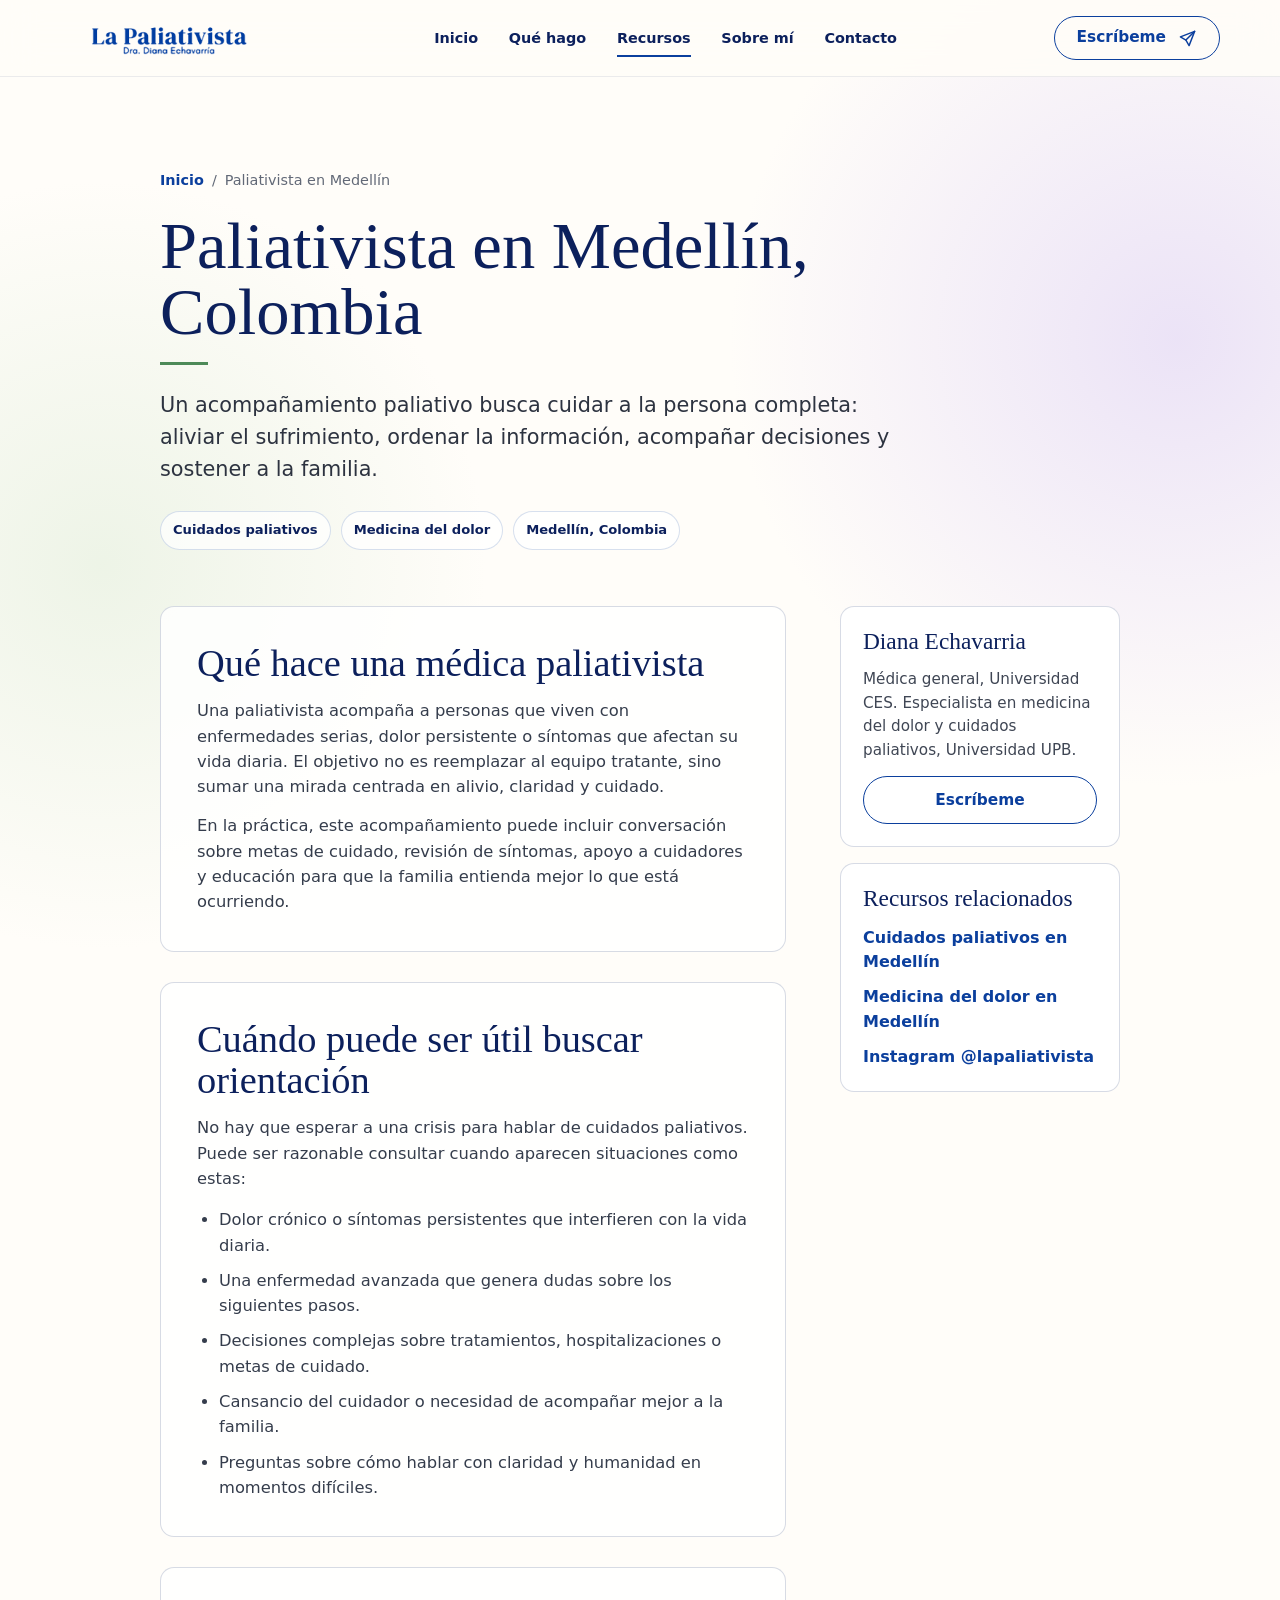
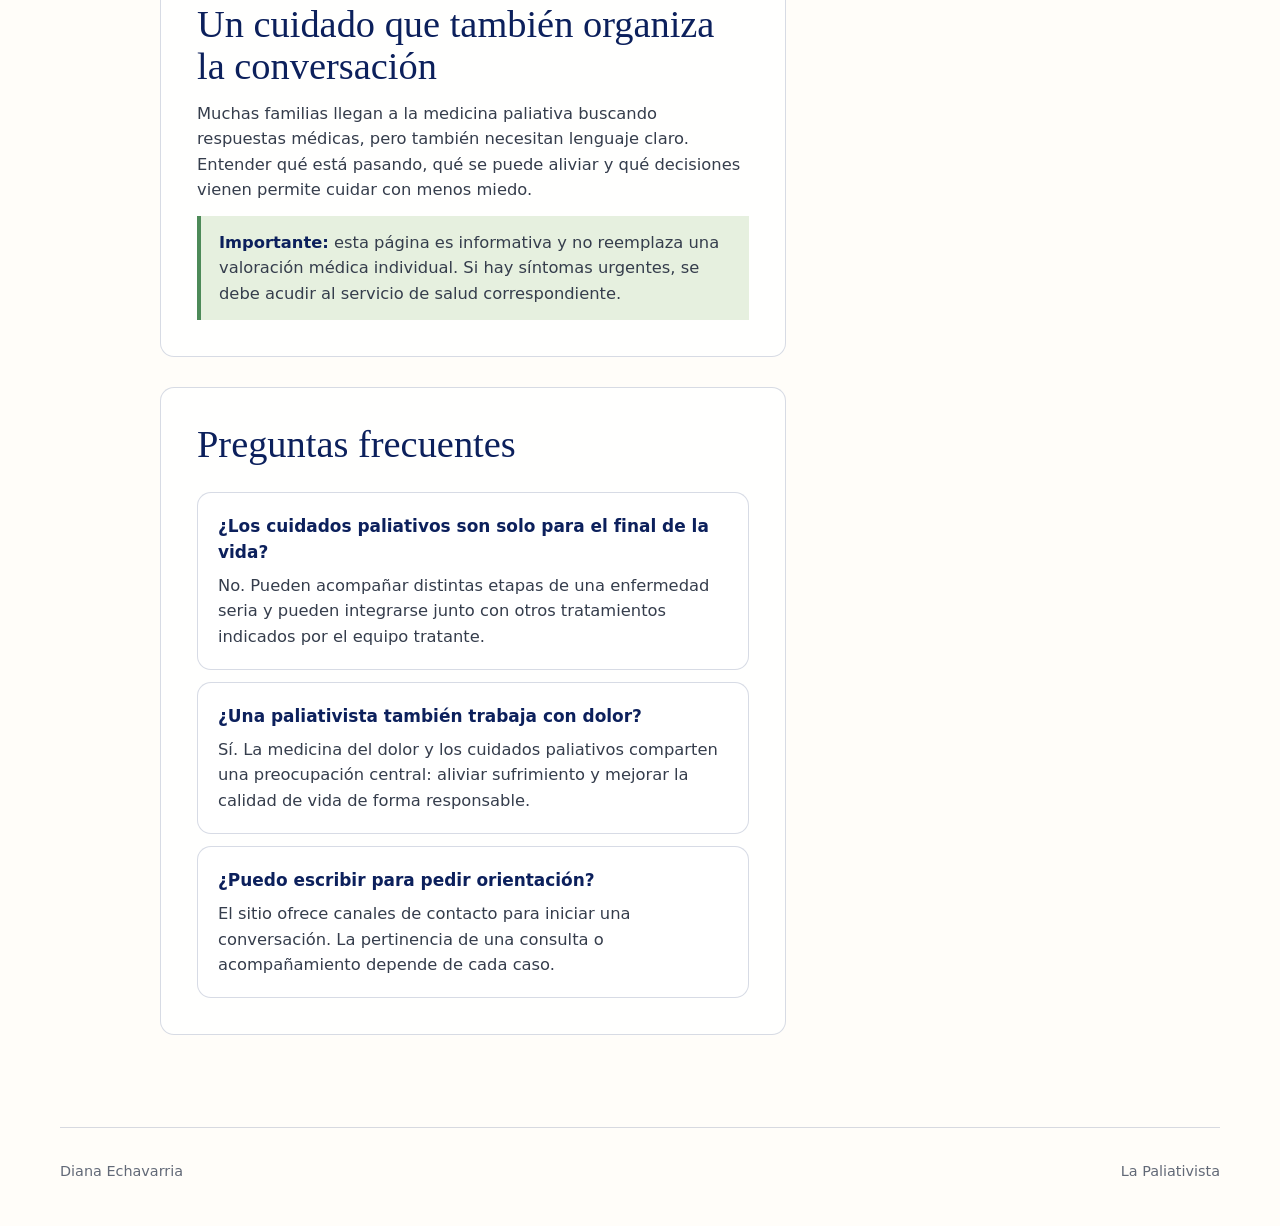
<file: paliativista-medellin-colombia.html>
<!doctype html>
<html lang="es-CO">
  <head>
    <meta charset="utf-8">
    <meta name="viewport" content="width=device-width, initial-scale=1">
    <title>Paliativista en Medell&iacute;n, Colombia | La Paliativista</title>
    <meta name="description" content="Diana Echavarria, La Paliativista: m&eacute;dica especialista en medicina del dolor y cuidados paliativos en Medell&iacute;n, Colombia. Informaci&oacute;n para pacientes, familias y cuidadores.">
    <meta name="robots" content="index, follow">
    <link rel="canonical" href="https://lapaliativista.com/paliativista-medellin-colombia.html">
    <meta property="og:type" content="article">
    <meta property="og:locale" content="es_CO">
    <meta property="og:site_name" content="La Paliativista">
    <meta property="og:title" content="Paliativista en Medell&iacute;n, Colombia | La Paliativista">
    <meta property="og:description" content="Qu&eacute; hace una paliativista, cu&aacute;ndo buscar acompa&ntilde;amiento y c&oacute;mo la medicina paliativa puede apoyar a pacientes y familias en Medell&iacute;n.">
    <meta property="og:url" content="https://lapaliativista.com/paliativista-medellin-colombia.html">
    <meta property="og:image" content="https://lapaliativista.com/assets/images/diana-hero-real.jpg">
    <meta name="twitter:card" content="summary_large_image">
    <meta name="twitter:title" content="Paliativista en Medell&iacute;n, Colombia">
    <meta name="twitter:description" content="Gu&iacute;a informativa sobre acompa&ntilde;amiento paliativo con Diana Echavarria, La Paliativista.">
    <meta name="twitter:image" content="https://lapaliativista.com/assets/images/diana-hero-real.jpg">
    <link rel="icon" href="favicon.svg" type="image/svg+xml">
    <link rel="stylesheet" href="assets/styles/site.css">
    <script type="application/ld+json">
      {
        "@context": "https://schema.org",
        "@graph": [
          {
            "@type": "MedicalWebPage",
            "@id": "https://lapaliativista.com/paliativista-medellin-colombia.html#webpage",
            "url": "https://lapaliativista.com/paliativista-medellin-colombia.html",
            "name": "Paliativista en Medell\u00edn, Colombia",
            "description": "Informaci\u00f3n sobre el acompa\u00f1amiento de una m\u00e9dica paliativista en Medell\u00edn, Colombia.",
            "inLanguage": "es-CO",
            "about": ["Cuidados paliativos", "Medicina del dolor", "Palliative Care"],
            "isPartOf": {
              "@type": "WebSite",
              "name": "La Paliativista",
              "url": "https://lapaliativista.com/"
            },
            "author": {
              "@type": "Physician",
              "name": "Diana Echavarria",
              "alternateName": "La Paliativista",
              "url": "https://lapaliativista.com/",
              "medicalSpecialty": ["Pain Management", "Palliative Care"],
              "areaServed": {
                "@type": "City",
                "name": "Medell\u00edn"
              }
            }
          },
          {
            "@type": "FAQPage",
            "@id": "https://lapaliativista.com/paliativista-medellin-colombia.html#faq",
            "mainEntity": [
              {
                "@type": "Question",
                "name": "\u00bfQu\u00e9 hace una paliativista?",
                "acceptedAnswer": {
                  "@type": "Answer",
                  "text": "Una paliativista acompa\u00f1a a personas con enfermedades graves, dolor o s\u00edntomas complejos. Su trabajo puede integrar alivio de s\u00edntomas, comunicaci\u00f3n, apoyo a familias y orientaci\u00f3n para decisiones de cuidado."
                }
              },
              {
                "@type": "Question",
                "name": "\u00bfCu\u00e1ndo consultar a una paliativista en Medell\u00edn?",
                "acceptedAnswer": {
                  "@type": "Answer",
                  "text": "Puede ser \u00fatil pedir orientaci\u00f3n cuando hay dolor persistente, enfermedad avanzada, decisiones dif\u00edciles, s\u00edntomas que afectan la calidad de vida o necesidad de acompa\u00f1amiento familiar."
                }
              },
              {
                "@type": "Question",
                "name": "\u00bfLos cuidados paliativos son solo para el final de la vida?",
                "acceptedAnswer": {
                  "@type": "Answer",
                  "text": "No. Los cuidados paliativos pueden acompa\u00f1ar distintas etapas de una enfermedad seria y pueden integrarse junto con otros tratamientos indicados por el equipo tratante."
                }
              }
            ]
          }
        ]
      }
    </script>
  </head>
  <body class="article-page">
    <header class="site-header">
      <div class="nav-wrap">
        <a class="brand" href="index.html" aria-label="Inicio La Paliativista">
          <img class="brand-logo" src="assets/images/lapaliativista-logo-blue.png" alt="La Paliativista, Dra. Diana Echavarria">
        </a>
        <nav class="site-nav" aria-label="Navegacion principal">
          <a href="index.html#inicio">Inicio</a>
          <a href="index.html#que-hago">Qu&eacute; hago</a>
          <a href="index.html#recursos" aria-current="page">Recursos</a>
          <a href="index.html#sobre-mi">Sobre m&iacute;</a>
          <a href="index.html#contacto">Contacto</a>
        </nav>
        <a class="outline-cta" href="https://wa.me/573053427318" target="_blank" rel="noreferrer">
          Escr&iacute;beme
          <svg viewBox="0 0 24 24" aria-hidden="true">
            <path d="M21 3 10 14" />
            <path d="m21 3-7 18-4-7-7-4 18-7Z" />
          </svg>
        </a>
      </div>
    </header>

    <main>
      <article class="article-shell">
        <header class="article-hero reveal">
          <nav class="breadcrumb" aria-label="Miga de pan">
            <a href="index.html">Inicio</a>
            <span>/</span>
            <span>Paliativista en Medell&iacute;n</span>
          </nav>
          <h1>Paliativista en Medell&iacute;n, Colombia</h1>
          <span class="green-rule" aria-hidden="true"></span>
          <p class="article-lead">
            Un acompa&ntilde;amiento paliativo busca cuidar a la persona completa: aliviar el
            sufrimiento, ordenar la informaci&oacute;n, acompa&ntilde;ar decisiones y sostener a la familia.
          </p>
          <div class="article-meta" aria-label="Temas de la guia">
            <span>Cuidados paliativos</span>
            <span>Medicina del dolor</span>
            <span>Medell&iacute;n, Colombia</span>
          </div>
        </header>

        <div class="article-layout">
          <div class="article-body">
            <section class="article-section reveal">
              <h2>Qu&eacute; hace una m&eacute;dica paliativista</h2>
              <p>
                Una paliativista acompa&ntilde;a a personas que viven con enfermedades serias,
                dolor persistente o s&iacute;ntomas que afectan su vida diaria. El objetivo no es
                reemplazar al equipo tratante, sino sumar una mirada centrada en alivio,
                claridad y cuidado.
              </p>
              <p>
                En la pr&aacute;ctica, este acompa&ntilde;amiento puede incluir conversaci&oacute;n sobre metas
                de cuidado, revisi&oacute;n de s&iacute;ntomas, apoyo a cuidadores y educaci&oacute;n para que
                la familia entienda mejor lo que est&aacute; ocurriendo.
              </p>
            </section>

            <section class="article-section reveal">
              <h2>Cu&aacute;ndo puede ser &uacute;til buscar orientaci&oacute;n</h2>
              <p>
                No hay que esperar a una crisis para hablar de cuidados paliativos. Puede
                ser razonable consultar cuando aparecen situaciones como estas:
              </p>
              <ul>
                <li>Dolor cr&oacute;nico o s&iacute;ntomas persistentes que interfieren con la vida diaria.</li>
                <li>Una enfermedad avanzada que genera dudas sobre los siguientes pasos.</li>
                <li>Decisiones complejas sobre tratamientos, hospitalizaciones o metas de cuidado.</li>
                <li>Cansancio del cuidador o necesidad de acompa&ntilde;ar mejor a la familia.</li>
                <li>Preguntas sobre c&oacute;mo hablar con claridad y humanidad en momentos dif&iacute;ciles.</li>
              </ul>
            </section>

            <section class="article-section reveal">
              <h2>Un cuidado que tambi&eacute;n organiza la conversaci&oacute;n</h2>
              <p>
                Muchas familias llegan a la medicina paliativa buscando respuestas m&eacute;dicas,
                pero tambi&eacute;n necesitan lenguaje claro. Entender qu&eacute; est&aacute; pasando, qu&eacute; se
                puede aliviar y qu&eacute; decisiones vienen permite cuidar con menos miedo.
              </p>
              <p class="article-note">
                <strong>Importante:</strong> esta p&aacute;gina es informativa y no reemplaza una
                valoraci&oacute;n m&eacute;dica individual. Si hay s&iacute;ntomas urgentes, se debe acudir al
                servicio de salud correspondiente.
              </p>
            </section>

            <section class="article-section faq-section reveal" aria-labelledby="faq-title">
              <h2 id="faq-title">Preguntas frecuentes</h2>
              <div class="faq-item">
                <h3>&iquest;Los cuidados paliativos son solo para el final de la vida?</h3>
                <p>No. Pueden acompa&ntilde;ar distintas etapas de una enfermedad seria y pueden integrarse junto con otros tratamientos indicados por el equipo tratante.</p>
              </div>
              <div class="faq-item">
                <h3>&iquest;Una paliativista tambi&eacute;n trabaja con dolor?</h3>
                <p>S&iacute;. La medicina del dolor y los cuidados paliativos comparten una preocupaci&oacute;n central: aliviar sufrimiento y mejorar la calidad de vida de forma responsable.</p>
              </div>
              <div class="faq-item">
                <h3>&iquest;Puedo escribir para pedir orientaci&oacute;n?</h3>
                <p>El sitio ofrece canales de contacto para iniciar una conversaci&oacute;n. La pertinencia de una consulta o acompa&ntilde;amiento depende de cada caso.</p>
              </div>
            </section>
          </div>

          <aside class="article-aside reveal" aria-label="Contacto y recursos relacionados">
            <div class="aside-card">
              <h2>Diana Echavarria</h2>
              <p>M&eacute;dica general, Universidad CES. Especialista en medicina del dolor y cuidados paliativos, Universidad UPB.</p>
              <a class="button secondary" href="https://wa.me/573053427318" target="_blank" rel="noreferrer">Escr&iacute;beme</a>
            </div>
            <div class="aside-card">
              <h2>Recursos relacionados</h2>
              <div class="aside-links">
                <a href="cuidados-paliativos-medellin.html">Cuidados paliativos en Medell&iacute;n</a>
                <a href="medicina-del-dolor-medellin.html">Medicina del dolor en Medell&iacute;n</a>
                <a href="https://www.instagram.com/lapaliativista/" target="_blank" rel="noreferrer">Instagram @lapaliativista</a>
              </div>
            </div>
          </aside>
        </div>
      </article>
    </main>

    <footer class="footer">
      <span>Diana Echavarria</span>
      <span>La Paliativista</span>
    </footer>

    <script src="assets/scripts/site.js"></script>
  </body>
</html>
</file>
<file: assets/styles/site.css>
:root {
  --ink: #0c205c;
  --text: #20242d;
  --muted: #626977;
  --blue: #0b3f9d;
  --blue-2: #073487;
  --green: #4d8a58;
  --green-soft: #e6f0df;
  --lavender: #d8c9f4;
  --lavender-soft: #f1eafd;
  --blue-soft: #e8eefb;
  --gold-soft: #eee6d6;
  --line: rgba(12, 32, 92, 0.16);
  --paper: #fffdf9;
  --white: #fff;
  --shadow: 0 22px 70px rgba(18, 42, 89, 0.12);
  --max: 1160px;
}

* {
  box-sizing: border-box;
}

html {
  scroll-behavior: smooth;
  scroll-padding-top: 96px;
}

body {
  margin: 0;
  background: var(--paper);
  color: var(--text);
  font-family: Inter, ui-sans-serif, system-ui, -apple-system, BlinkMacSystemFont, "Segoe UI", sans-serif;
  line-height: 1.55;
  overflow-x: hidden;
}

body,
button,
input {
  letter-spacing: 0;
}

img,
svg {
  display: block;
  max-width: 100%;
}

a {
  color: inherit;
  text-decoration: none;
}

p {
  margin: 0;
}

.site-header {
  position: sticky;
  top: 0;
  z-index: 30;
  background: rgba(255, 253, 249, 0.86);
  border-bottom: 1px solid rgba(12, 32, 92, 0.08);
  backdrop-filter: blur(18px);
}

.nav-wrap,
.hero,
.section,
.topic-strip,
.quote-diagram,
.footer {
  width: min(var(--max), calc(100% - 44px));
  margin: 0 auto;
}

.nav-wrap {
  min-height: 76px;
  display: grid;
  grid-template-columns: auto 1fr auto;
  align-items: center;
  gap: 30px;
}

.brand {
  display: flex;
  align-items: center;
  min-width: max-content;
}

.hero h1,
.center-heading h2,
.quote-panel h2,
.profile-copy h2,
.service-heading h3 {
  font-family: Georgia, "Times New Roman", serif;
}

.brand-logo {
  width: clamp(190px, 17vw, 230px);
  height: auto;
}

.site-nav {
  display: flex;
  justify-content: center;
  align-items: center;
  gap: clamp(14px, 2.4vw, 34px);
  font-size: 0.9rem;
  font-weight: 680;
}

.site-nav a {
  position: relative;
  color: var(--ink);
  padding: 8px 0;
}

.site-nav a[aria-current="page"]::after,
.site-nav a:hover::after {
  content: "";
  position: absolute;
  left: 0;
  right: 0;
  bottom: 0;
  height: 2px;
  background: var(--blue);
}

.outline-cta,
.button {
  display: inline-flex;
  align-items: center;
  justify-content: center;
  gap: 12px;
  min-height: 44px;
  padding: 11px 22px;
  border: 1.5px solid var(--blue);
  border-radius: 999px;
  color: var(--blue);
  font-size: 0.96rem;
  font-weight: 720;
  line-height: 1;
}

.outline-cta svg,
.button svg {
  width: 19px;
  height: 19px;
  fill: none;
  stroke: currentColor;
  stroke-linecap: round;
  stroke-linejoin: round;
  stroke-width: 1.8;
}

.outline-cta:hover,
.button.secondary:hover {
  background: var(--blue-soft);
}

.hero {
  min-height: 560px;
  display: grid;
  grid-template-columns: minmax(0, 0.9fr) minmax(390px, 0.82fr);
  gap: clamp(28px, 5vw, 62px);
  align-items: center;
  padding: clamp(30px, 4.5vw, 52px) 0 0;
}

.hero-copy {
  position: relative;
  z-index: 2;
  padding-bottom: 36px;
}

.hero h1 {
  max-width: 660px;
  margin: 0;
  color: var(--ink);
  font-size: clamp(3rem, 4.85vw, 4.45rem);
  font-weight: 500;
  line-height: 0.98;
}

.green-rule {
  display: block;
  width: 48px;
  height: 3px;
  margin: 18px 0 18px;
  background: var(--green);
}

.hero-text {
  max-width: 430px;
  color: #2d3340;
  font-size: clamp(1.12rem, 1.55vw, 1.32rem);
}

.location-note {
  margin-top: 10px;
  color: var(--green);
  font-size: 0.9rem;
  font-weight: 760;
  letter-spacing: 0.12em;
  text-transform: uppercase;
}

.credential-list {
  display: grid;
  gap: 18px;
  margin-top: 28px;
}

.credential {
  display: grid;
  grid-template-columns: 52px minmax(0, 1fr);
  gap: 16px;
  align-items: center;
}

.seal {
  width: 46px;
  height: 46px;
  display: grid;
  place-items: center;
  border-radius: 50%;
  background: var(--white);
  box-shadow: inset 0 0 0 1px currentColor, 0 4px 16px rgba(12, 32, 92, 0.08);
}

.seal svg {
  width: 34px;
  height: 34px;
  fill: none;
  stroke: currentColor;
  stroke-width: 1.7;
  stroke-linecap: round;
  stroke-linejoin: round;
}

.seal-blue {
  color: var(--blue);
}

.seal-green {
  color: var(--green);
}

.credential strong,
.credential span {
  display: block;
}

.credential strong {
  color: #1f2734;
  font-size: 0.98rem;
  line-height: 1.18;
}

.credential span {
  color: var(--muted);
  font-size: 0.94rem;
}

.hero-actions {
  display: flex;
  flex-wrap: wrap;
  gap: 16px;
  margin-top: 28px;
}

.button {
  min-height: 48px;
  border-color: var(--blue);
  background: var(--blue);
  color: #fff;
  box-shadow: 0 12px 28px rgba(11, 63, 157, 0.2);
}

.button:hover {
  background: var(--blue-2);
}

.button.secondary {
  background: transparent;
  color: var(--blue);
  box-shadow: none;
}

.hero-portrait {
  position: relative;
  min-height: 574px;
  align-self: end;
  display: grid;
  align-items: end;
  justify-items: center;
  gap: 13px;
  overflow: visible;
}

.portrait-blob {
  position: absolute;
  inset: 0 0 72px 8%;
  z-index: 0;
  background: var(--lavender);
  border-radius: 48% 52% 0 0 / 35% 46% 0 0;
}

.hero-portrait img {
  position: relative;
  z-index: 2;
  width: min(500px, 88%);
  height: 510px;
  object-fit: cover;
  object-position: 52% 24%;
  border-radius: 46% 46% 0 0 / 33% 33% 0 0;
  mix-blend-mode: normal;
}

.circle-line {
  position: absolute;
  z-index: 1;
  border: 1px solid rgba(12, 32, 92, 0.13);
  border-radius: 50%;
}

.circle-line.one {
  left: -5%;
  bottom: 18%;
  width: 330px;
  height: 330px;
}

.circle-line.two {
  right: -10%;
  bottom: 4%;
  width: 270px;
  height: 270px;
}

.care-stamp {
  position: relative;
  z-index: 4;
  width: min(500px, 88%);
  min-height: 64px;
  display: flex;
  align-items: center;
  justify-content: center;
  gap: clamp(12px, 2vw, 20px);
  padding: 12px 22px;
  border: 1px solid rgba(11, 63, 157, 0.2);
  border-radius: 999px;
  background: rgba(255, 253, 249, 0.94);
  color: var(--blue);
  text-align: center;
  font-size: 0.7rem;
  font-weight: 760;
  letter-spacing: 0.15em;
  text-transform: uppercase;
  box-shadow: 0 18px 50px rgba(18, 42, 89, 0.1);
}

.care-stamp svg {
  width: 34px;
  height: 34px;
  flex: 0 0 auto;
  fill: none;
  stroke: currentColor;
  stroke-width: 1.6;
}

.topic-strip {
  display: grid;
  grid-template-columns: repeat(6, minmax(0, 1fr));
  gap: 0;
  padding: 28px 0 26px;
  border-top: 1px solid rgba(12, 32, 92, 0.08);
  border-bottom: 1px solid rgba(12, 32, 92, 0.08);
}

.topic {
  min-width: 0;
  display: grid;
  justify-items: center;
  gap: 12px;
  padding: 0 18px;
  text-align: center;
}

.topic + .topic {
  border-left: 1px solid rgba(12, 32, 92, 0.16);
}

.topic-icon {
  width: 68px;
  height: 68px;
  display: grid;
  place-items: center;
  border-radius: 50%;
}

.topic-icon svg {
  width: 34px;
  height: 34px;
  fill: none;
  stroke: currentColor;
  stroke-linecap: round;
  stroke-linejoin: round;
  stroke-width: 1.6;
}

.topic-icon.lavender {
  background: var(--lavender-soft);
  color: #5f4bc4;
}

.topic-icon.green {
  background: var(--green-soft);
  color: var(--green);
}

.topic-icon.blue {
  background: var(--blue-soft);
  color: var(--blue);
}

.topic-icon.gold {
  background: var(--gold-soft);
  color: #8a6a32;
}

.topic p {
  color: #263042;
  font-size: 0.95rem;
  line-height: 1.2;
}

.section {
  padding: clamp(52px, 7vw, 82px) 0;
}

.center-heading {
  text-align: center;
  margin-bottom: 22px;
}

.center-heading span,
.section-kicker {
  display: block;
  color: var(--green);
  font-size: 0.8rem;
  font-weight: 760;
  letter-spacing: 0.14em;
  text-transform: uppercase;
}

.center-heading h2 {
  margin: 8px 0 0;
  color: var(--ink);
  font-size: clamp(2rem, 3.4vw, 3.1rem);
  font-weight: 500;
  line-height: 1.03;
}

.service-cards {
  display: grid;
  grid-template-columns: repeat(3, minmax(0, 1fr));
  border: 1px solid var(--line);
  border-radius: 14px;
  overflow: hidden;
  background: var(--white);
}

.service-card {
  min-width: 0;
  display: grid;
  grid-template-rows: auto auto 1fr;
  gap: 18px;
  padding: 30px;
}

.service-card + .service-card {
  border-left: 1px solid var(--line);
}

.service-heading {
  display: flex;
  align-items: center;
  gap: 15px;
}

.service-heading svg {
  width: 42px;
  height: 42px;
  flex: 0 0 auto;
  fill: none;
  stroke: currentColor;
  stroke-linecap: round;
  stroke-linejoin: round;
  stroke-width: 1.8;
}

.service-heading h3 {
  margin: 0;
  font-size: 1.52rem;
  font-weight: 500;
  line-height: 1.05;
}

.service-heading.blue {
  color: var(--blue);
}

.service-heading.green {
  color: var(--green);
}

.service-heading.purple {
  color: #6b48bd;
}

.service-card p {
  min-height: 76px;
  color: #38404f;
  font-size: 0.98rem;
}

.service-card img {
  width: 100%;
  aspect-ratio: 4 / 2.65;
  object-fit: cover;
  border-radius: 10px;
}

.quote-diagram {
  display: grid;
  grid-template-columns: minmax(0, 0.93fr) minmax(0, 1fr);
  min-height: 380px;
}

.quote-panel {
  padding: clamp(40px, 6vw, 70px);
  background: linear-gradient(135deg, #eee5ff, #fbf7ff);
}

.quote-mark {
  display: block;
  color: var(--blue);
  font-family: Georgia, "Times New Roman", serif;
  font-size: 4rem;
  line-height: 0.7;
}

.quote-panel h2 {
  max-width: 480px;
  margin: 20px 0 0;
  color: var(--blue);
  font-size: clamp(2.05rem, 3.4vw, 3.35rem);
  font-weight: 500;
  line-height: 1.08;
}

.quote-panel h2 em {
  font-style: italic;
}

.quote-panel p {
  max-width: 470px;
  color: #3c4350;
}

.podcast-card {
  width: min(470px, 100%);
  display: grid;
  grid-template-columns: 52px minmax(0, 1fr);
  gap: 14px;
  align-items: center;
  margin-top: 26px;
  padding: 16px 18px;
  border: 1px solid rgba(11, 63, 157, 0.18);
  border-radius: 12px;
  background: rgba(255, 255, 255, 0.64);
  color: var(--ink);
}

.podcast-card:hover {
  background: rgba(255, 255, 255, 0.86);
  box-shadow: 0 14px 34px rgba(18, 42, 89, 0.08);
}

.podcast-icon {
  width: 48px;
  height: 48px;
  display: grid;
  place-items: center;
  border-radius: 50%;
  background: var(--green-soft);
  color: var(--green);
}

.podcast-icon svg {
  width: 30px;
  height: 30px;
  fill: none;
  stroke: currentColor;
  stroke-linecap: round;
  stroke-linejoin: round;
  stroke-width: 1.7;
}

.podcast-card small,
.podcast-card strong {
  display: block;
}

.podcast-card small {
  color: var(--green);
  font-size: 0.76rem;
  font-weight: 760;
  letter-spacing: 0.12em;
  line-height: 1.2;
  text-transform: uppercase;
}

.podcast-card strong {
  margin-top: 3px;
  font-size: 0.98rem;
  line-height: 1.25;
}

.diagram-panel {
  position: relative;
  min-height: 380px;
  display: grid;
  place-items: center;
  background: #fffbf4;
  overflow: hidden;
}

.diagram-panel::before {
  content: "";
  position: absolute;
  width: 330px;
  height: 330px;
  border: 1px dashed rgba(12, 32, 92, 0.22);
  border-radius: 50%;
}

.diagram-center {
  position: relative;
  z-index: 2;
  width: 148px;
  height: 148px;
  display: grid;
  place-items: center;
  border-radius: 50%;
  background: var(--blue);
  color: #fff;
  font-family: Georgia, "Times New Roman", serif;
  font-size: 1.22rem;
  line-height: 1.08;
  text-align: center;
}

.diagram-center span {
  display: block;
  font-size: 0.98rem;
}

.diagram-node {
  position: absolute;
  z-index: 3;
  max-width: 130px;
  color: #394252;
  font-size: 0.84rem;
  text-align: center;
}

.diagram-node::before {
  content: "";
  display: block;
  width: 54px;
  height: 54px;
  margin: 0 auto 6px;
  border-radius: 50%;
  background: var(--green-soft);
  box-shadow: inset 0 0 0 1px rgba(77, 138, 88, 0.25);
}

.diagram-node.n1 {
  left: 18%;
  top: 25%;
}

.diagram-node.n2 {
  right: 13%;
  top: 20%;
}

.diagram-node.n3 {
  right: 14%;
  bottom: 20%;
}

.diagram-node.n4 {
  bottom: 10%;
  left: 48%;
  transform: translateX(-50%);
}

.diagram-node.n5 {
  left: 8%;
  bottom: 24%;
}

.seo-resources {
  padding-top: clamp(46px, 6vw, 74px);
}

.resource-link-grid {
  display: grid;
  grid-template-columns: repeat(3, minmax(0, 1fr));
  gap: 16px;
}

.resource-link-card {
  min-width: 0;
  display: grid;
  align-content: start;
  gap: 12px;
  padding: 26px;
  border: 1px solid var(--line);
  border-radius: 14px;
  background: var(--white);
}

.resource-link-card:hover {
  transform: translateY(-2px);
  box-shadow: 0 18px 44px rgba(18, 42, 89, 0.08);
}

.resource-link-card span {
  color: var(--green);
  font-size: 0.76rem;
  font-weight: 780;
  letter-spacing: 0.12em;
  text-transform: uppercase;
}

.resource-link-card h3 {
  margin: 0;
  color: var(--ink);
  font-family: Georgia, "Times New Roman", serif;
  font-size: 1.62rem;
  font-weight: 500;
  line-height: 1.08;
}

.resource-link-card p {
  color: #3f4654;
  font-size: 0.98rem;
}

.resource-link-card strong {
  margin-top: 6px;
  color: var(--blue);
  font-size: 0.94rem;
}

.profile-contact {
  display: grid;
  grid-template-columns: minmax(0, 1fr) minmax(340px, 0.72fr);
  gap: clamp(34px, 5vw, 72px);
  align-items: start;
}

.article-page {
  background:
    radial-gradient(circle at 92% 12%, rgba(216, 201, 244, 0.5), transparent 28rem),
    radial-gradient(circle at 8% 20%, rgba(230, 240, 223, 0.7), transparent 24rem),
    var(--paper);
}

.article-shell {
  width: min(960px, calc(100% - 44px));
  margin: 0 auto;
}

.article-hero {
  padding: clamp(56px, 8vw, 92px) 0 clamp(34px, 5vw, 56px);
}

.breadcrumb {
  display: flex;
  flex-wrap: wrap;
  gap: 8px;
  margin-bottom: 22px;
  color: var(--muted);
  font-size: 0.9rem;
}

.breadcrumb a {
  color: var(--blue);
  font-weight: 700;
}

.article-hero h1,
.article-body h2,
.faq-section h2 {
  font-family: Georgia, "Times New Roman", serif;
}

.article-hero h1 {
  max-width: 860px;
  margin: 0;
  color: var(--ink);
  font-size: clamp(2.7rem, 5.2vw, 4.6rem);
  font-weight: 500;
  line-height: 0.98;
}

.article-lead {
  max-width: 760px;
  margin-top: 24px;
  color: #2d3340;
  font-size: clamp(1.08rem, 1.7vw, 1.3rem);
}

.article-meta {
  display: flex;
  flex-wrap: wrap;
  gap: 10px;
  margin-top: 26px;
}

.article-meta span {
  padding: 8px 12px;
  border: 1px solid rgba(11, 63, 157, 0.16);
  border-radius: 999px;
  background: rgba(255, 255, 255, 0.72);
  color: var(--ink);
  font-size: 0.82rem;
  font-weight: 720;
}

.article-layout {
  display: grid;
  grid-template-columns: minmax(0, 1fr) 280px;
  gap: clamp(28px, 5vw, 54px);
  align-items: start;
  padding-bottom: clamp(58px, 8vw, 92px);
}

.article-body {
  display: grid;
  gap: 30px;
}

.article-section {
  padding: clamp(26px, 4vw, 36px);
  border: 1px solid var(--line);
  border-radius: 14px;
  background: rgba(255, 255, 255, 0.82);
}

.article-section h2 {
  margin: 0 0 14px;
  color: var(--ink);
  font-size: clamp(1.7rem, 3vw, 2.4rem);
  font-weight: 500;
  line-height: 1.08;
}

.article-section h3 {
  margin: 20px 0 8px;
  color: var(--ink);
  font-size: 1.08rem;
}

.article-section p,
.article-section li {
  color: #353d4c;
  font-size: 1.02rem;
}

.article-section p + p {
  margin-top: 14px;
}

.article-section ul {
  display: grid;
  gap: 10px;
  margin: 16px 0 0;
  padding-left: 22px;
}

.article-note {
  border-left: 4px solid var(--green);
  padding: 14px 18px;
  background: var(--green-soft);
}

.article-note strong {
  color: var(--ink);
}

.faq-section {
  display: grid;
  gap: 12px;
}

.faq-item {
  padding: 20px;
  border: 1px solid var(--line);
  border-radius: 14px;
  background: var(--white);
}

.faq-item h3 {
  margin: 0 0 8px;
  color: var(--ink);
  font-size: 1.06rem;
}

.article-aside {
  position: sticky;
  top: 104px;
  display: grid;
  gap: 16px;
}

.aside-card {
  display: grid;
  gap: 14px;
  padding: 22px;
  border: 1px solid var(--line);
  border-radius: 14px;
  background: var(--white);
}

.aside-card h2 {
  margin: 0;
  color: var(--ink);
  font-family: Georgia, "Times New Roman", serif;
  font-size: 1.46rem;
  font-weight: 500;
  line-height: 1.08;
}

.aside-card p {
  color: #3f4654;
  font-size: 0.95rem;
}

.aside-links {
  display: grid;
  gap: 10px;
}

.aside-links a {
  color: var(--blue);
  font-weight: 720;
}

.profile-copy h2 {
  margin: 8px 0 18px;
  color: var(--ink);
  font-size: clamp(2.1rem, 4vw, 3.6rem);
  font-weight: 500;
}

.profile-copy p {
  max-width: 680px;
  color: #333b4b;
  font-size: 1.06rem;
}

.contact-stack {
  display: grid;
  gap: 18px;
}

.profile-photo-card {
  margin: 0;
  overflow: hidden;
  border: 1px solid var(--line);
  border-radius: 14px;
  background: var(--lavender-soft);
}

.profile-photo-card img {
  width: 100%;
  aspect-ratio: 4 / 3;
  object-fit: cover;
  object-position: 50% 28%;
}

.contact-box {
  display: grid;
  gap: 18px;
  padding: 28px;
  border: 1px solid var(--line);
  border-radius: 14px;
  background: var(--white);
}

.contact-links {
  display: grid;
  gap: 14px;
}

.contact-links a {
  display: grid;
  gap: 3px;
  color: var(--ink);
}

.contact-links strong {
  color: var(--blue);
  font-size: 0.96rem;
}

.footer {
  display: flex;
  justify-content: space-between;
  gap: 18px;
  flex-wrap: wrap;
  padding: 32px 0 44px;
  border-top: 1px solid var(--line);
  color: var(--muted);
  font-size: 0.9rem;
}

.reveal {
  opacity: 0;
  transform: translateY(16px);
  transition: opacity 520ms ease, transform 520ms ease;
}

.reveal.is-visible {
  opacity: 1;
  transform: translateY(0);
}

@media (prefers-reduced-motion: reduce) {
  html {
    scroll-behavior: auto;
  }

  *,
  *::before,
  *::after {
    animation-duration: 0.001ms !important;
    animation-iteration-count: 1 !important;
    scroll-behavior: auto !important;
    transition-duration: 0.001ms !important;
  }
}

@media (max-width: 1060px) {
  .nav-wrap {
    grid-template-columns: 1fr auto;
  }

  .brand-logo {
    width: clamp(220px, 24vw, 270px);
  }

  .site-nav {
    grid-column: 1 / -1;
    order: 3;
    justify-content: flex-start;
  }

  .hero {
    grid-template-columns: 1fr;
    min-height: auto;
    padding-bottom: 0;
  }

  .hero-portrait {
    min-height: 520px;
  }

  .topic-strip {
    grid-template-columns: repeat(3, minmax(0, 1fr));
    row-gap: 24px;
  }

  .topic:nth-child(4) {
    border-left: 0;
  }

  .service-cards,
  .resource-link-grid,
  .quote-diagram,
  .profile-contact,
  .article-layout {
    grid-template-columns: 1fr;
  }

  .article-aside {
    position: static;
  }

  .service-card + .service-card {
    border-left: 0;
    border-top: 1px solid var(--line);
  }
}

@media (max-width: 720px) {
  .nav-wrap,
  .hero,
  .section,
  .topic-strip,
  .quote-diagram,
  .footer {
    width: calc(100vw - 24px);
  }

  .nav-wrap {
    min-height: 0;
    padding: 14px 0;
    gap: 14px;
  }

  .brand-logo {
    width: clamp(142px, 42vw, 190px);
  }

  .outline-cta {
    min-height: 40px;
    padding: 10px 14px;
    font-size: 0.88rem;
  }

  .site-nav {
    gap: 14px;
    overflow-x: auto;
    padding-bottom: 2px;
    font-size: 0.84rem;
  }

  .hero {
    padding-top: 34px;
  }

  .hero h1 {
    font-size: clamp(2.75rem, 14vw, 3.65rem);
  }

  .hero-actions {
    display: grid;
  }

  .hero-portrait {
    min-height: 500px;
  }

  .portrait-blob {
    inset: 0 0 70px 0;
  }

  .hero-portrait img {
    width: min(420px, 92%);
    height: 430px;
  }

  .care-stamp {
    width: min(420px, 94%);
    min-height: 58px;
    padding: 10px 14px;
    gap: 10px;
    font-size: 0.54rem;
    letter-spacing: 0.12em;
  }

  .care-stamp svg {
    width: 27px;
    height: 27px;
  }

  .topic-strip {
    grid-template-columns: repeat(2, minmax(0, 1fr));
  }

  .topic {
    padding: 0 10px;
  }

  .topic:nth-child(odd) {
    border-left: 0;
  }

  .topic:nth-child(4) {
    border-left: 1px solid rgba(12, 32, 92, 0.16);
  }

  .topic p {
    font-size: 0.86rem;
  }

  .service-card {
    padding: 22px;
  }

  .quote-panel {
    padding: 34px 24px;
  }

  .article-shell {
    width: calc(100vw - 24px);
  }

  .article-section,
  .aside-card {
    padding: 22px;
  }

  .diagram-panel {
    min-height: 430px;
  }

  .diagram-panel::before {
    width: 280px;
    height: 280px;
  }

  .diagram-center {
    width: 132px;
    height: 132px;
  }

  .diagram-node {
    max-width: 112px;
    font-size: 0.75rem;
  }

  .diagram-node::before {
    width: 42px;
    height: 42px;
  }

  .diagram-node.n1 {
    left: 7%;
  }

  .diagram-node.n2 {
    right: 5%;
  }

  .diagram-node.n3 {
    right: 4%;
  }

  .diagram-node.n5 {
    left: 3%;
  }
}
</file>
